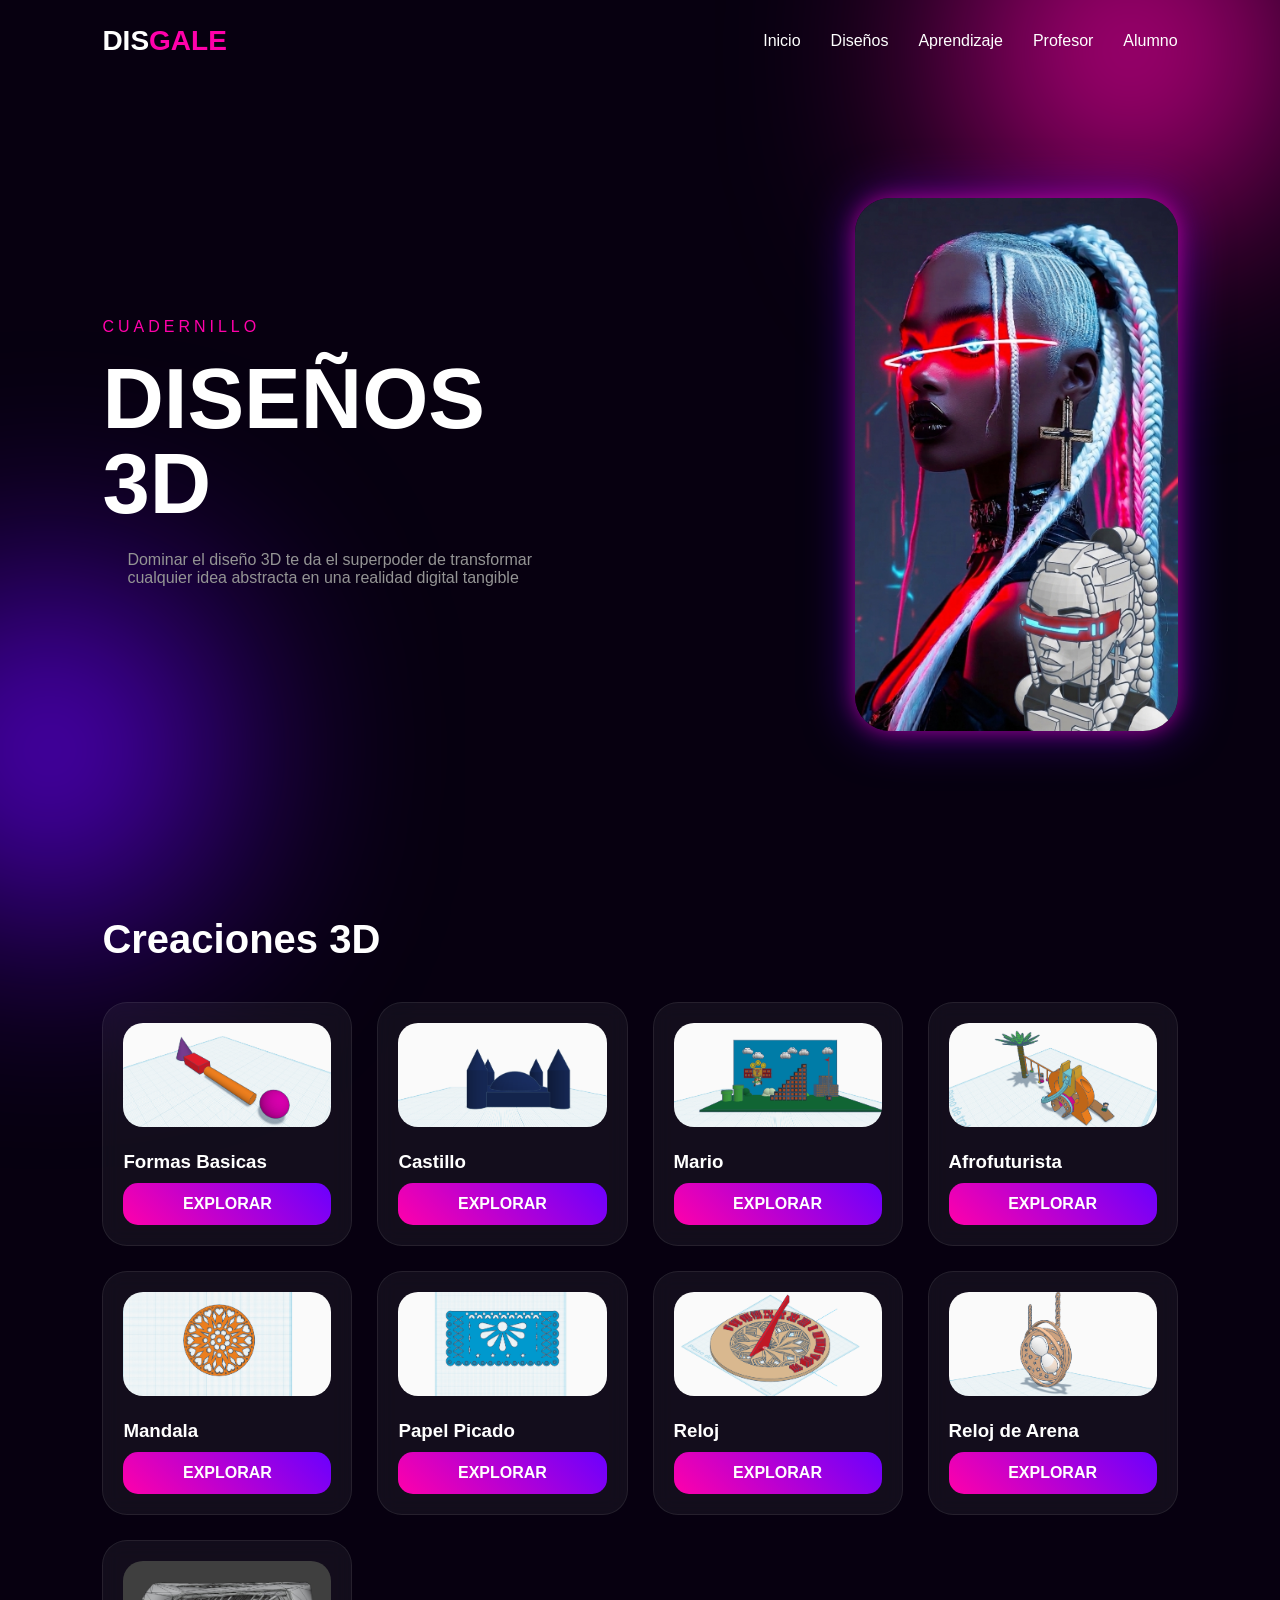
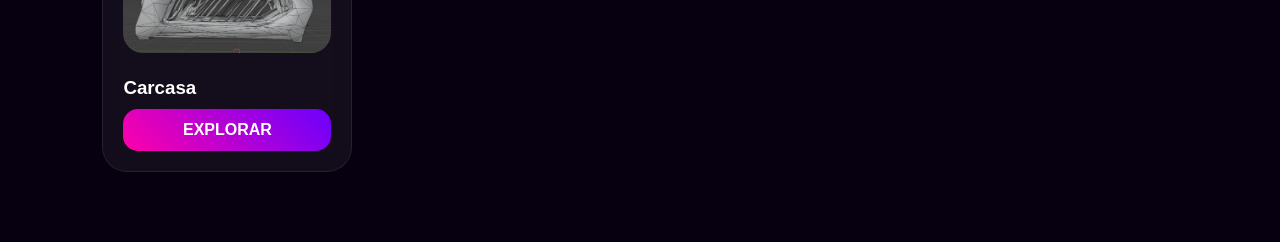
<file: propia/index.html>
<!DOCTYPE html>
<html>
    <head>
        <title>MI DISGALE</title>
        <link rel="stylesheet" href="style.css">
    </head>
    <body>
        <div class="efectos efecto1"></div>
        <div class="efectos efecto2"></div>
        <header>
            <div class="titulo">
                DIS<span>GALE</span>
            </div>
            <nav>
                <a href="#">Inicio</a>
                <a href="index.html#diseños">Diseños</a>
                <a href="aprendizaje.html">Aprendizaje</a>
                <a href="profesor.html">Profesor</a>
                <a href="alumno.html">Alumno</a>
            </nav>
        </header>
        <section class="portada">
            <div class="portada-contenido">
                <p class="cuad">CUADERNILLO</p>
                <h1>
                    DISEÑOS <br>
                         3D
                </h1>
                <P class="descrip">
                    Dominar el diseño 3D te da el superpoder de 
                    transformar cualquier idea abstracta en una 
                    realidad digital tangible
                </P>
                

            </div>
            <div class="imagen-portada">
                <img src="girl-portada.png" alt="girl">

            </div>
        </section>

         <section class="diseños" id="diseños">
                <div class="titulo-diseños">
                    <h2>Creaciones 3D</h2>
                </div>
                <div class="proyectos">
                    <div class="proyecto">
                        <img src=formasbasicas-portada.png alt="formasbasicas">
                        <h3>Formas Basicas</h3>
                        <a href="formasbasicas.html" class="btn-explorar">
                            EXPLORAR
                        </a>
                    </div>
                    <div class="proyecto">
                        <img src=castillo.png alt="castillo">
                        <h3>Castillo</h3>
                        <a href="castillo.html" class="btn-explorar">
                            EXPLORAR
                        </a>
                    </div>
                    <div class="proyecto">
                        <img src=mario.png alt="mario">
                        <h3>Mario</h3>
                         <a href="mario.html" class="btn-explorar">
                            EXPLORAR
                        </a>
                    </div>
                    <div class="proyecto">
                        <img src=afrofuturista.png alt="afrofuturista">
                        <h3>Afrofuturista</h3>
                        <a href="afrofuturista.html" class="btn-explorar">
                            EXPLORAR
                        </a>
                    </div>
                    <div class="proyecto">
                        <img src=mandala.png alt="mandala">
                        <h3>Mandala</h3>
                        <a href="mandala.html" class="btn-explorar">
                            EXPLORAR
                        </a>
                    </div>
                    <div class="proyecto">
                        <img src=papel-picado.png alt="papel-picado">
                        <h3>Papel Picado</h3>
                        <a href="papel.html" class="btn-explorar">
                            EXPLORAR
                        </a>
                    </div>
                    <div class="proyecto">
                        <img src=reloj.png alt="reloj">
                        <h3>Reloj</h3>
                        <a href="reloj.html" class="btn-explorar">
                            EXPLORAR
                        </a>
                    </div>
                    <div class="proyecto">
                        <img src=reloj-arena.png alt="castillo">
                        <h3>Reloj de Arena</h3>
                        <a href="arena.html" class="btn-explorar">
                            EXPLORAR
                        </a>
                    </div>
                    <div class="proyecto">
                        <img src=proycto1.jpg alt="proyecto">
                        <h3>Carcasa</h3>
                        <a href="proyecto.html" class="btn-explorar">
                            EXPLORAR
                        </a>
                    </div>
                </div>
               
            </section>

    </body>
</html>
</file>
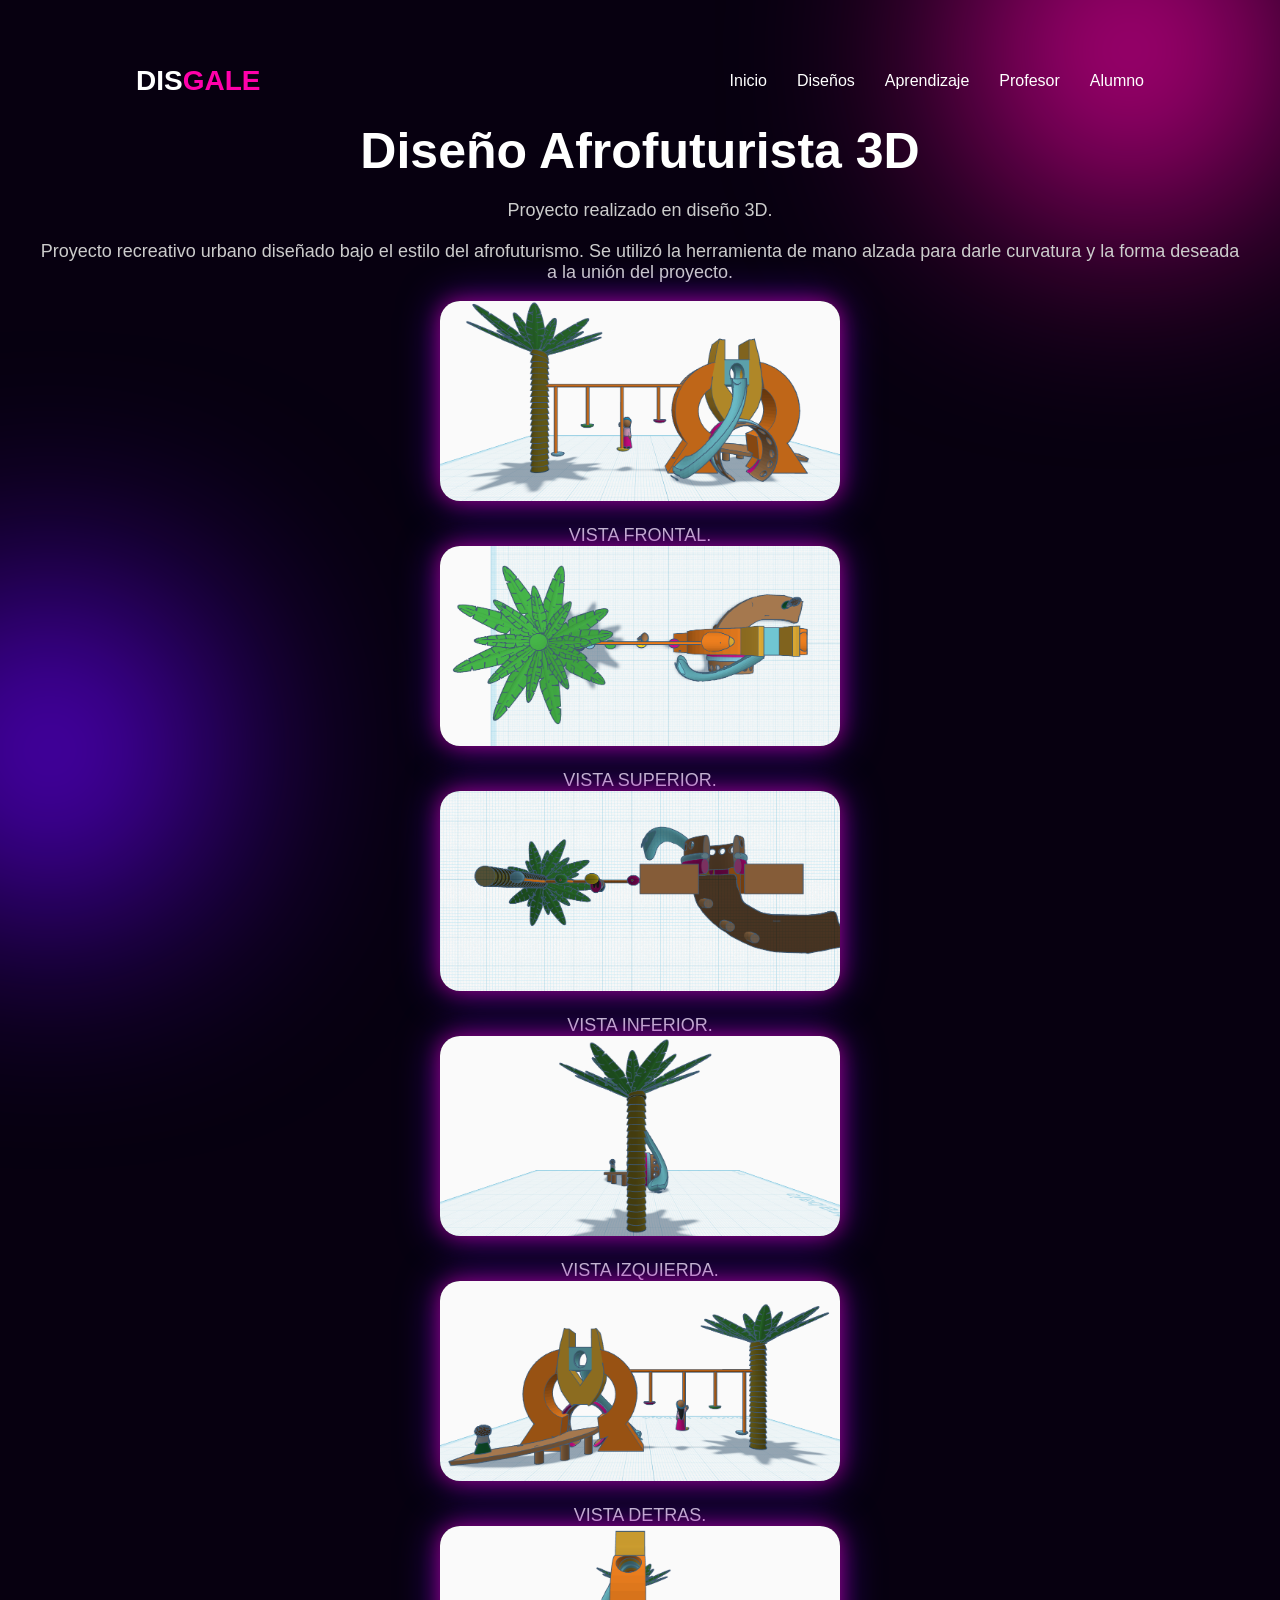
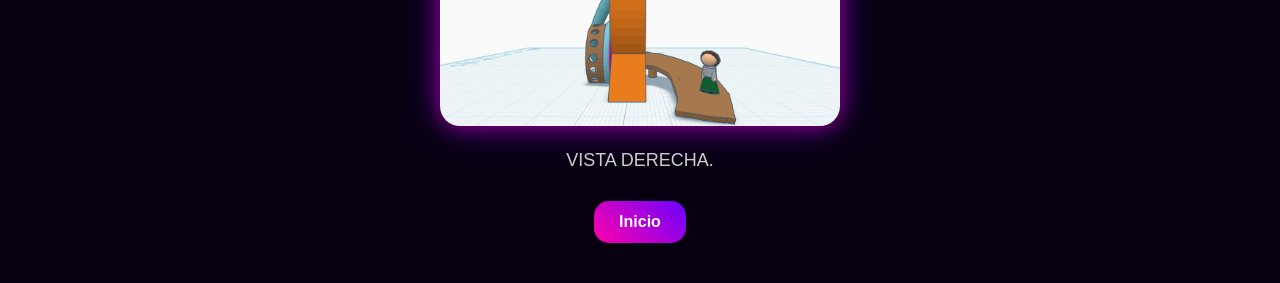
<file: propia/afrofuturista.html>
<!DOCTYPE html>
<html>

<head>
    <meta charset="UTF-8">
    <title>MI DISGALE</title>

    <link rel="stylesheet" href="style.css">
</head>

<body class="pagina-detalle">
     <div class="efectos efecto1"></div>
        <div class="efectos efecto2"></div>
        <header>
            <div class="titulo">
                DIS<span>GALE</span>
            </div>
            <nav>
                <a href="index.html">Inicio</a>
                <a href="index.html#diseños">Diseños</a>
                <a href="aprendizaje.html">Aprendizaje</a>
                <a href="profesor.html">Profesor</a>
                <a href="alumno.html">Alumno</a>
            </nav>
        </header>

    <h1>Diseño Afrofuturista 3D</h1>
    <p class="texto-detalle">
        Proyecto realizado en diseño 3D.
    </p>
     <p class="texto-detalle">
       Proyecto recreativo urbano diseñado bajo el estilo del afrofuturismo. 
       Se utilizó la herramienta de mano alzada para darle curvatura y la forma
        deseada a la unión del proyecto.

    </p>
    <br>

    <img src="afrofuturista-frontal.png"
         alt="Afrofuturista"
         class="imagen-detalle">

    <p class="texto-detalle">
        VISTA FRONTAL.
    </p>
    <img src="a-superior.png"
         alt="Afrofuturista"
         class="imagen-detalle">

    <p class="texto-detalle">
        VISTA SUPERIOR.
    </p>
    <img src="a-onferior.png"
         alt="Afrofuturista"
         class="imagen-detalle">

    <p class="texto-detalle">
        VISTA INFERIOR.
    </p>
    <img src="a-izq.png"
         alt="Afrofuturista"
         class="imagen-detalle">

    <p class="texto-detalle">
        VISTA IZQUIERDA.
    </p>
    <img src="a-detras.png"
         alt="Afrofuturista"
         class="imagen-detalle">

    <p class="texto-detalle">
        VISTA DETRAS.
    </p>
    <img src="a-der.png"
         alt="Afrofuturista"
         class="imagen-detalle">

    <p class="texto-detalle">
        VISTA DERECHA.
    </p>


    <a href="index.html" class="boton-inicio">
        Inicio
    </a>

</body>

</html>
</body>

</html>
</file>
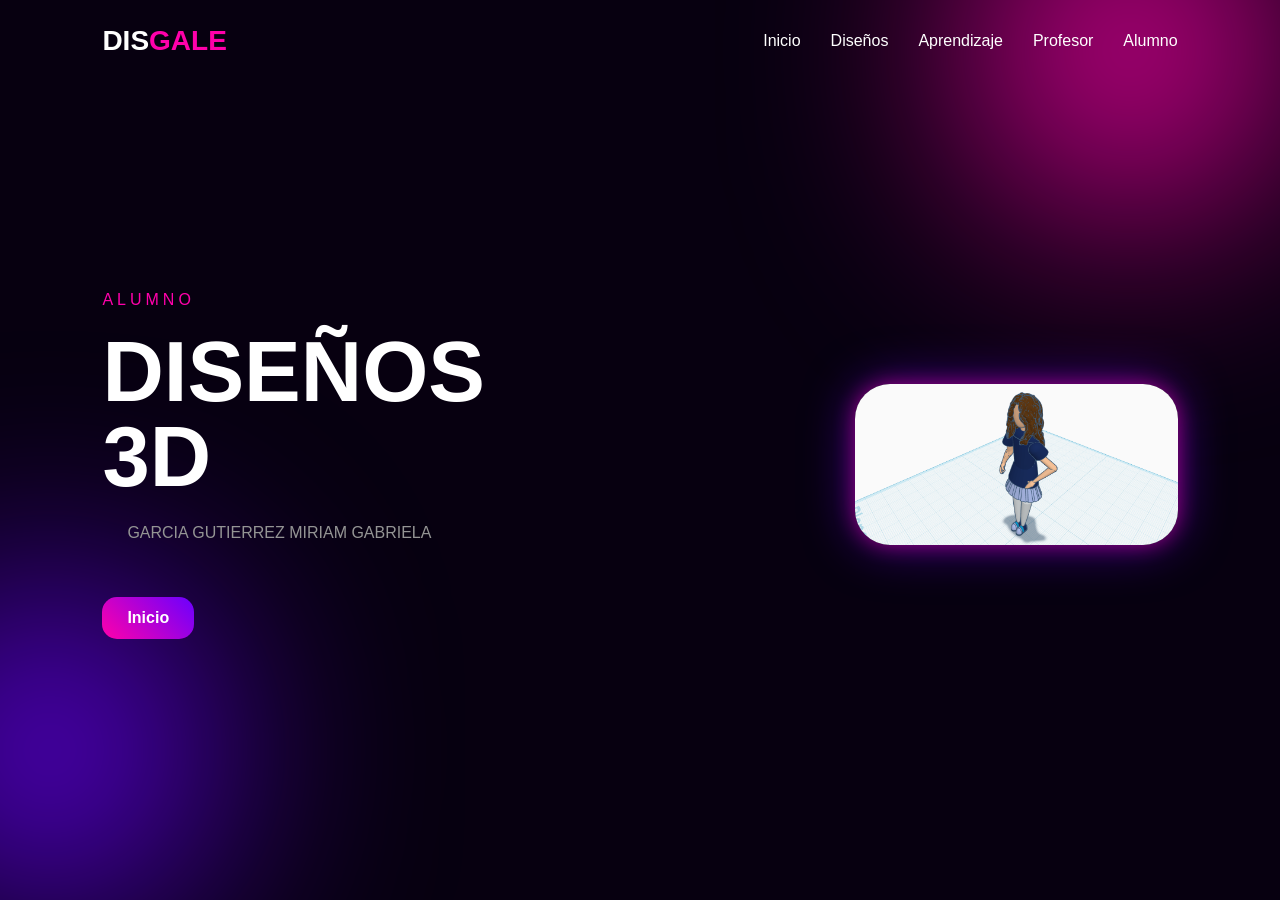
<file: propia/alumno.html>
<!DOCTYPE html>
<html>
    <head>
        <title>MI GALERIA DIS</title>
        <link rel="stylesheet" href="style.css">
    </head>
    <body>
        <div class="efectos efecto1"></div>
        <div class="efectos efecto2"></div>
        <header>
            <div class="titulo">
                DIS<span>GALE</span>
            </div>
            <nav>
                <a href="index.html">Inicio</a>
                <a href="index.html#diseños">Diseños</a>
                <a href="aprendizaje.html">Aprendizaje</a>
                <a href="profesor.html">Profesor</a>
                <a href="alumno.html">Alumno</a>
            </nav>
        </header>
        <section class="portada">
            <div class="portada-contenido">
                <p class="cuad">ALUMNO </p>
                <h1>
                    DISEÑOS <br>
                         3D
                </h1>
                <P class="descrip">
                    GARCIA GUTIERREZ MIRIAM GABRIELA 
                </P>
               
                <a href="index.html" class="boton-inicio">
                Inicio
                </a>
                

            </div>
            <div class="imagen-portada">
                <img src="alumna.png" alt="aprendizaje">

            </div>
        </section>

    </body>
</html>
</file>
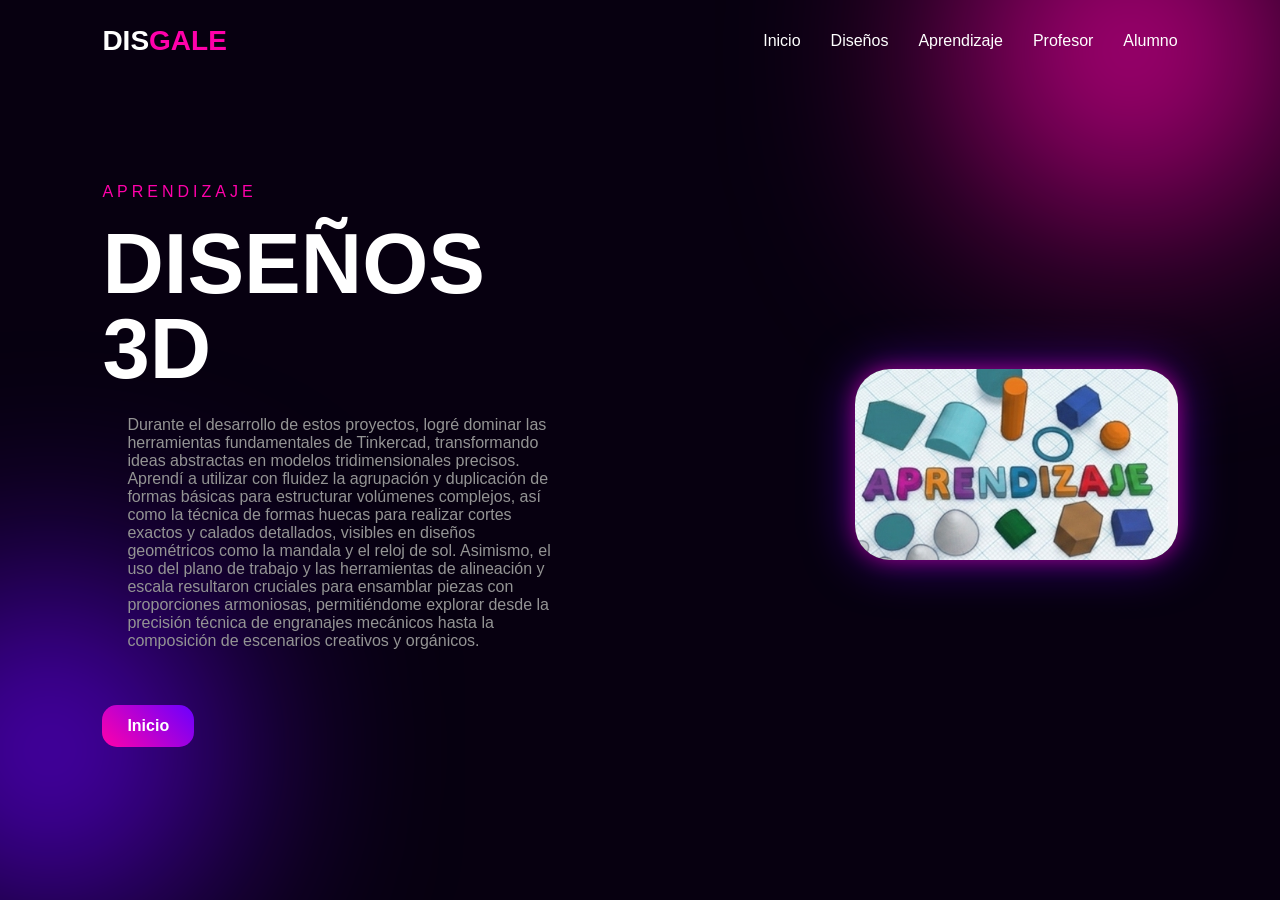
<file: propia/aprendizaje.html>
<!DOCTYPE html>
<html>
    <head>
        <title>aprendizaje</title>
        <link rel="stylesheet" href="style.css">
    </head>
    <body>
        <div class="efectos efecto1"></div>
        <div class="efectos efecto2"></div>
        <header>
            <div class="titulo">
                DIS<span>GALE</span>
            </div>
            <nav>
                <a href="index.html">Inicio</a>
                <a href="index.html#diseños">Diseños</a>
                <a href="aprendizaje.html">Aprendizaje</a>
                <a href="profesor.html">Profesor</a>
                <a href="alumno.html">Alumno</a>
            </nav>
        </header>
        <section class="portada">
            <div class="portada-contenido">
                <p class="cuad">APRENDIZAJE</p>
                <h1>
                    DISEÑOS <br>
                         3D
                </h1>
                <P class="descrip">
                    Durante el desarrollo de estos proyectos, logré dominar
                     las herramientas fundamentales de Tinkercad, transformando
                      ideas abstractas en modelos tridimensionales precisos. 
                      Aprendí a utilizar con fluidez la agrupación y duplicación
                       de formas básicas para estructurar volúmenes complejos, así 
                       como la técnica de formas huecas para realizar cortes exactos
                        y calados detallados, visibles en diseños geométricos como la
                         mandala y el reloj de sol. Asimismo, el uso del plano de trabajo 
                         y las herramientas de alineación y escala resultaron cruciales
                          para ensamblar piezas con proporciones armoniosas, permitiéndome
                           explorar desde la precisión técnica de engranajes mecánicos hasta
                            la composición de escenarios creativos y orgánicos.
                </P>
                 <a href="index.html" class="boton-inicio">
                Inicio
                </a>

            </div>
            <div class="imagen-portada">
                <img src="apren.png" alt="aprendizaje">

            </div>
        </section>

    </body>
</html>
</file>
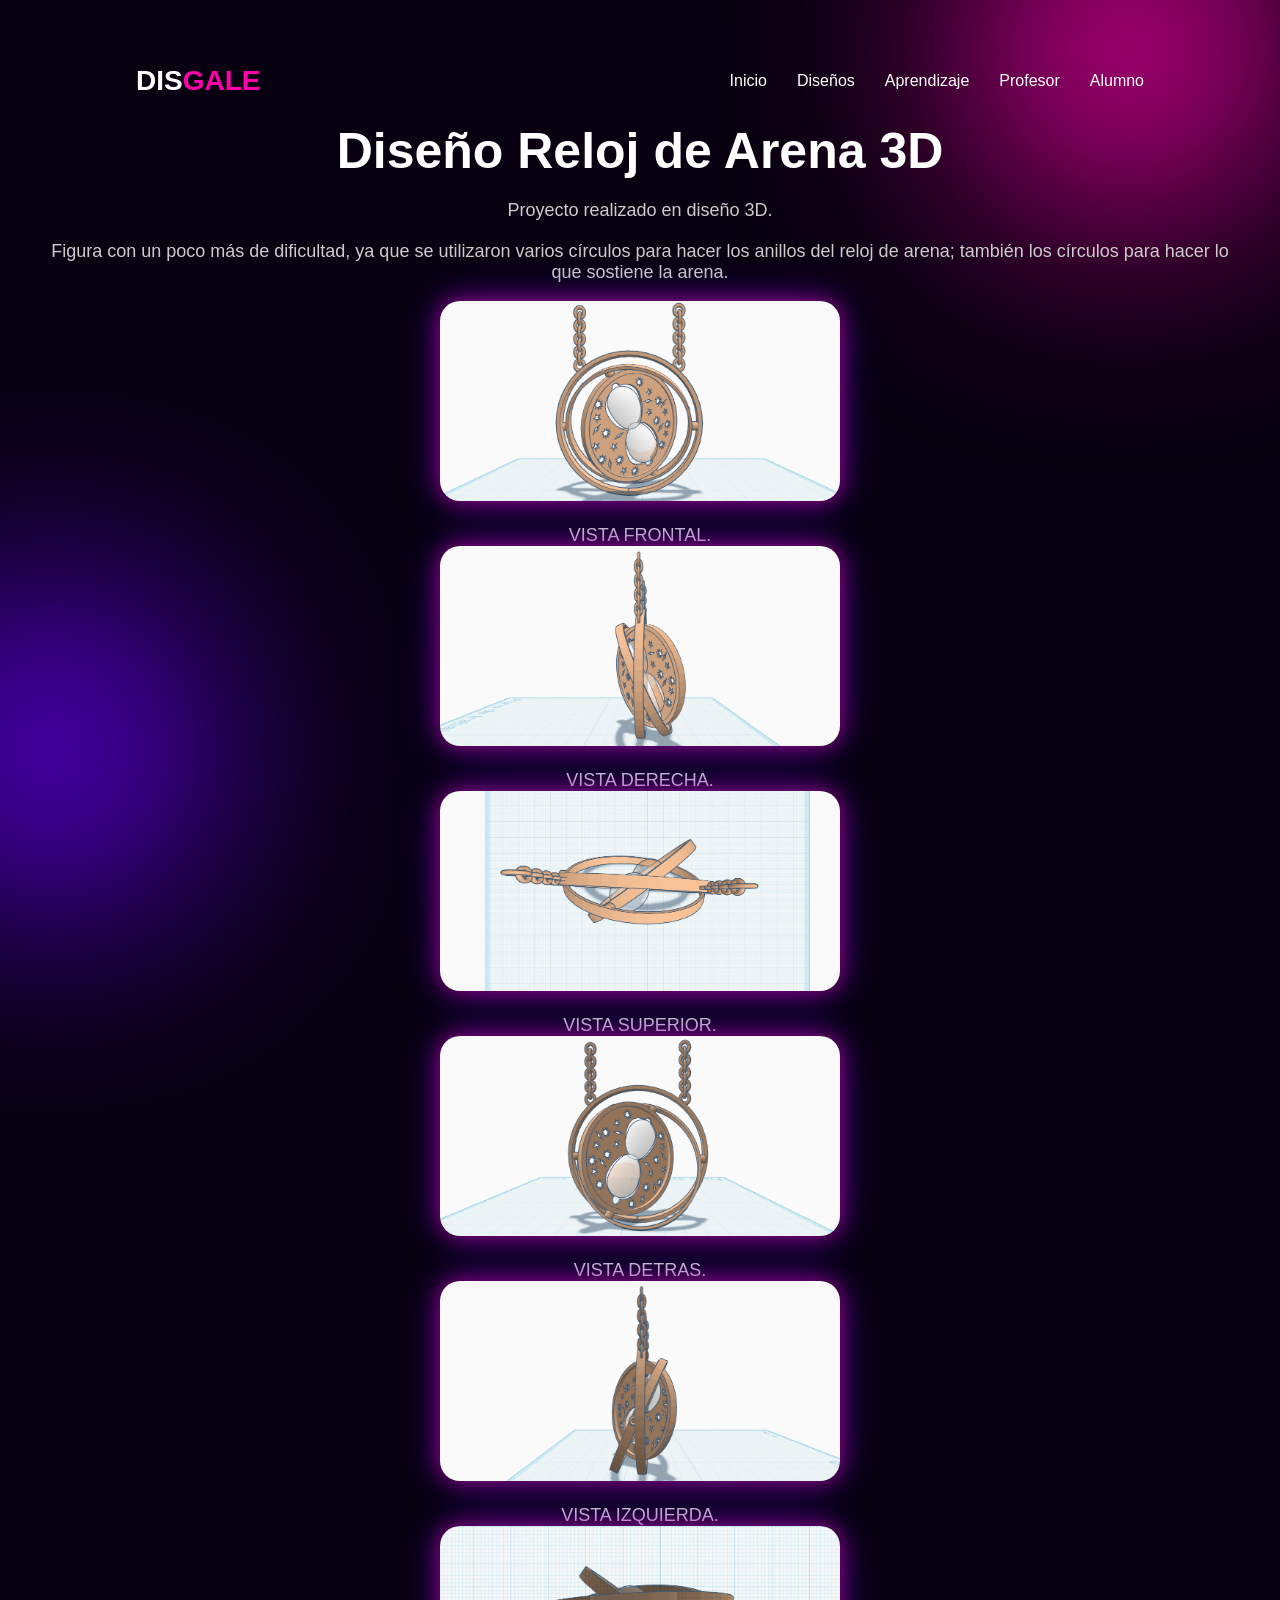
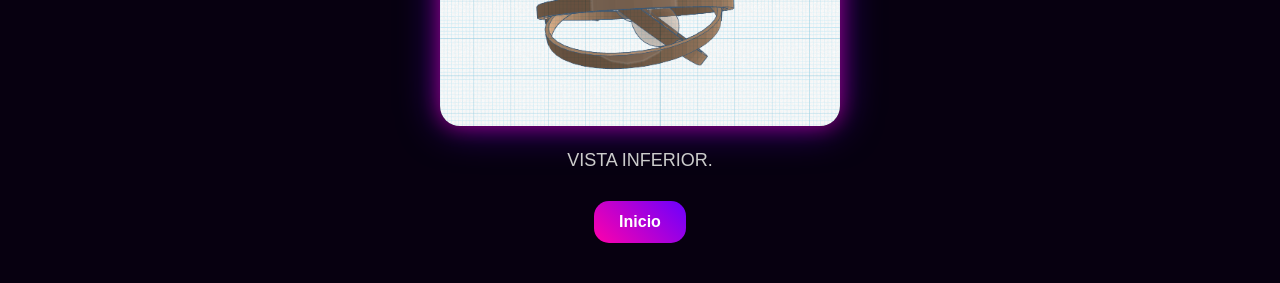
<file: propia/arena.html>
<!DOCTYPE html>
<html>

<head>
    <meta charset="UTF-8">
    <title>MI DISGALE</title>

    <link rel="stylesheet" href="style.css">
</head>

<body class="pagina-detalle">
     <div class="efectos efecto1"></div>
        <div class="efectos efecto2"></div>
        <header>
            <div class="titulo">
                DIS<span>GALE</span>
            </div>
            <nav>
                <a href="index.html">Inicio</a>
                <a href="index.html#diseños">Diseños</a>
                <a href="aprendizaje.html">Aprendizaje</a>
                <a href="profesor.html">Profesor</a>
                <a href="alumno.html">Alumno</a>
            </nav>
        </header>

    <h1>Diseño Reloj de Arena 3D</h1>
    <p class="texto-detalle">
        Proyecto realizado en diseño 3D.
    </p>
    <p class="texto-detalle">
       Figura con un poco más de dificultad, ya que se 
       utilizaron varios círculos para hacer los anillos del
        reloj de arena; también los círculos para hacer lo que 
        sostiene la arena. 
        
    </p>
    <br>
    <img src="arena-fron.png"
         alt="arenafrontal"
         class="imagen-detalle">

    <p class="texto-detalle">
        VISTA FRONTAL.
    </p>
    <img src="arena-der.png"
         alt="arenaderecha"
         class="imagen-detalle">

    <p class="texto-detalle">
        VISTA DERECHA.
    </p>
    <img src="arena-sup.png"
         alt="arena superior"
         class="imagen-detalle">

    <p class="texto-detalle">
        VISTA SUPERIOR.
    </p>
    <img src="arena-det.png"
         alt="arenadetras"
         class="imagen-detalle">

    <p class="texto-detalle">
        VISTA DETRAS.
    </p>
    <img src="arena-izq.png"
         alt="arenaizquierda"
         class="imagen-detalle">

    <p class="texto-detalle">
        VISTA IZQUIERDA.
    </p>
    <img src="arena-inf.png"
         alt="arenainferior"
         class="imagen-detalle">

    <p class="texto-detalle">
        VISTA INFERIOR.
    </p>


    <a href="index.html" class="boton-inicio">
        Inicio
    </a>

</body>

</html>
</file>
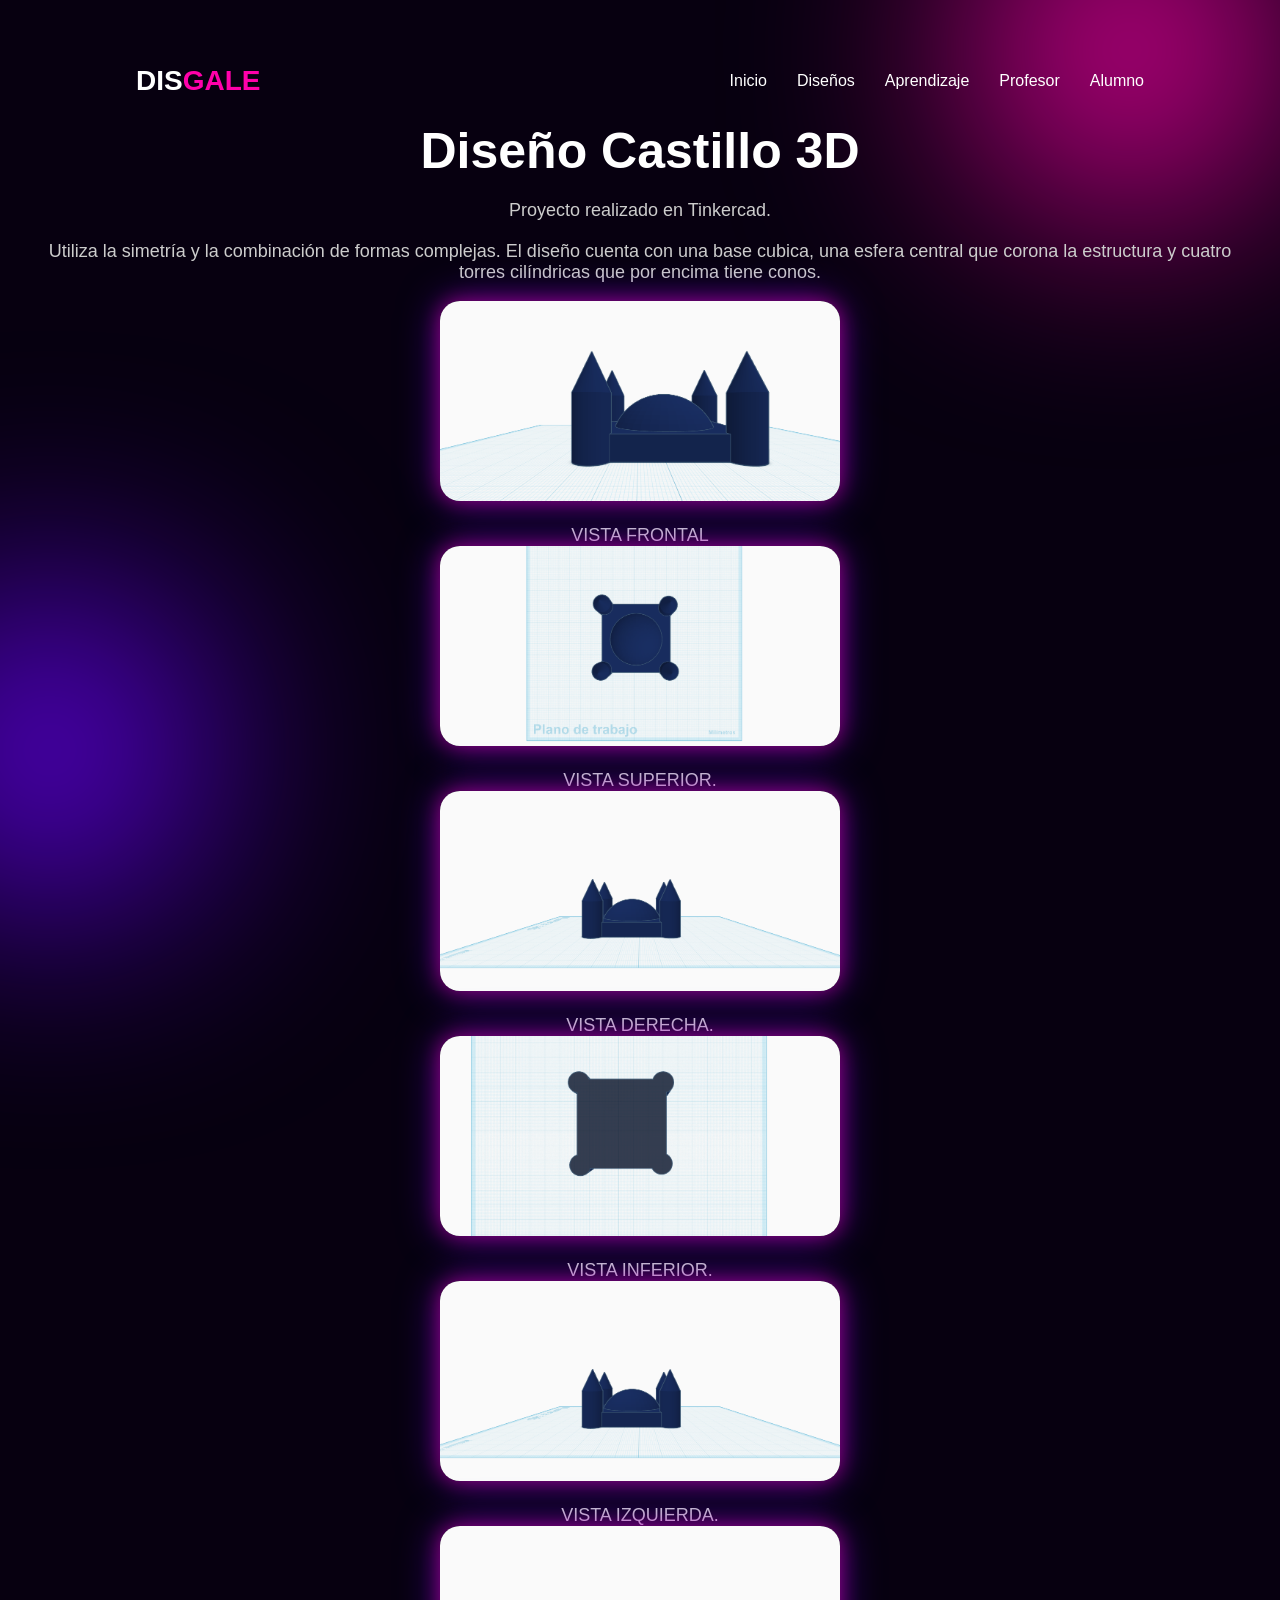
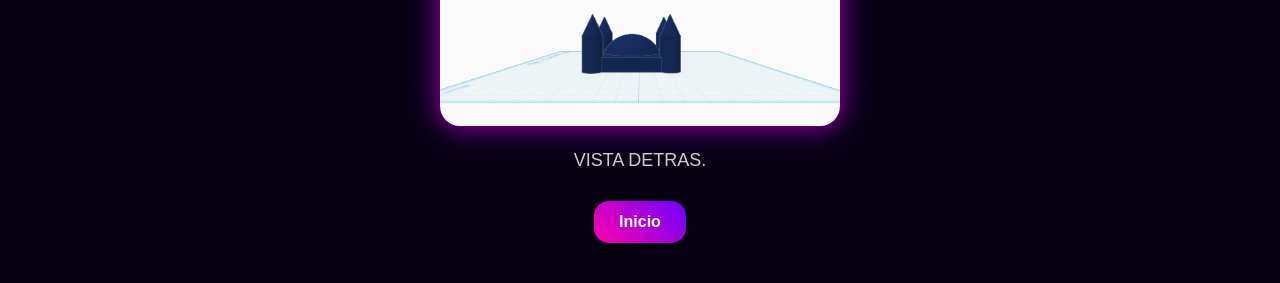
<file: propia/castillo.html>
<!DOCTYPE html>
<html>

<head>
    <meta charset="UTF-8">
    <title>MI DISGALE</title>

    <link rel="stylesheet" href="style.css">
</head>

<body class="pagina-detalle">
     <div class="efectos efecto1"></div>
        <div class="efectos efecto2"></div>
        <header>
            <div class="titulo">
                DIS<span>GALE</span>
            </div>
            <nav>
                <a href="index.html">Inicio</a>
                <a href="index.html#diseños">Diseños</a>
                <a href="aprendizaje.html">Aprendizaje</a>
                <a href="profesor.html">Profesor</a>
                <a href="alumno.html">Alumno</a>
            </nav>
        </header>

    <h1>Diseño Castillo 3D</h1>
    <p class="texto-detalle">
        Proyecto realizado en Tinkercad.       
    </p>
    <p class="texto-detalle">
        Utiliza la simetría y la combinación de formas complejas. 
        El diseño cuenta con una base cubica, una esfera central que corona la estructura
         y cuatro torres cilíndricas que por encima tiene conos. 
    </p>
    <br>
    <img src="castillo.png"
         alt="Castillo"
         class="imagen-detalle">
    <p class="texto-detalle">
       VISTA FRONTAL
    </p>
    <img src="castillo-superior.png"
         alt="Castillo"
         class="imagen-detalle">
    <p class="texto-detalle">
        VISTA SUPERIOR.
    </p>
    <img src="castillo-derecha.png"
         alt="Castillo"
         class="imagen-detalle">
    <p class="texto-detalle">
        VISTA DERECHA.
    </p>
    <img src="castillo-inferior.png"
         alt="Castillo"
         class="imagen-detalle">
    <p class="texto-detalle">
        VISTA INFERIOR.
    </p>
    <img src="castillo-derecha.png"
         alt="Castillo"
         class="imagen-detalle">
    <p class="texto-detalle">
        VISTA IZQUIERDA.
    </p>
    <img src="castillo-derecha.png"
         alt="Castillo"
         class="imagen-detalle">
    <p class="texto-detalle">
        VISTA DETRAS.
    </p>

    <a href="index.html" class="boton-inicio">
        Inicio
    </a>

</body>

</html>
</file>
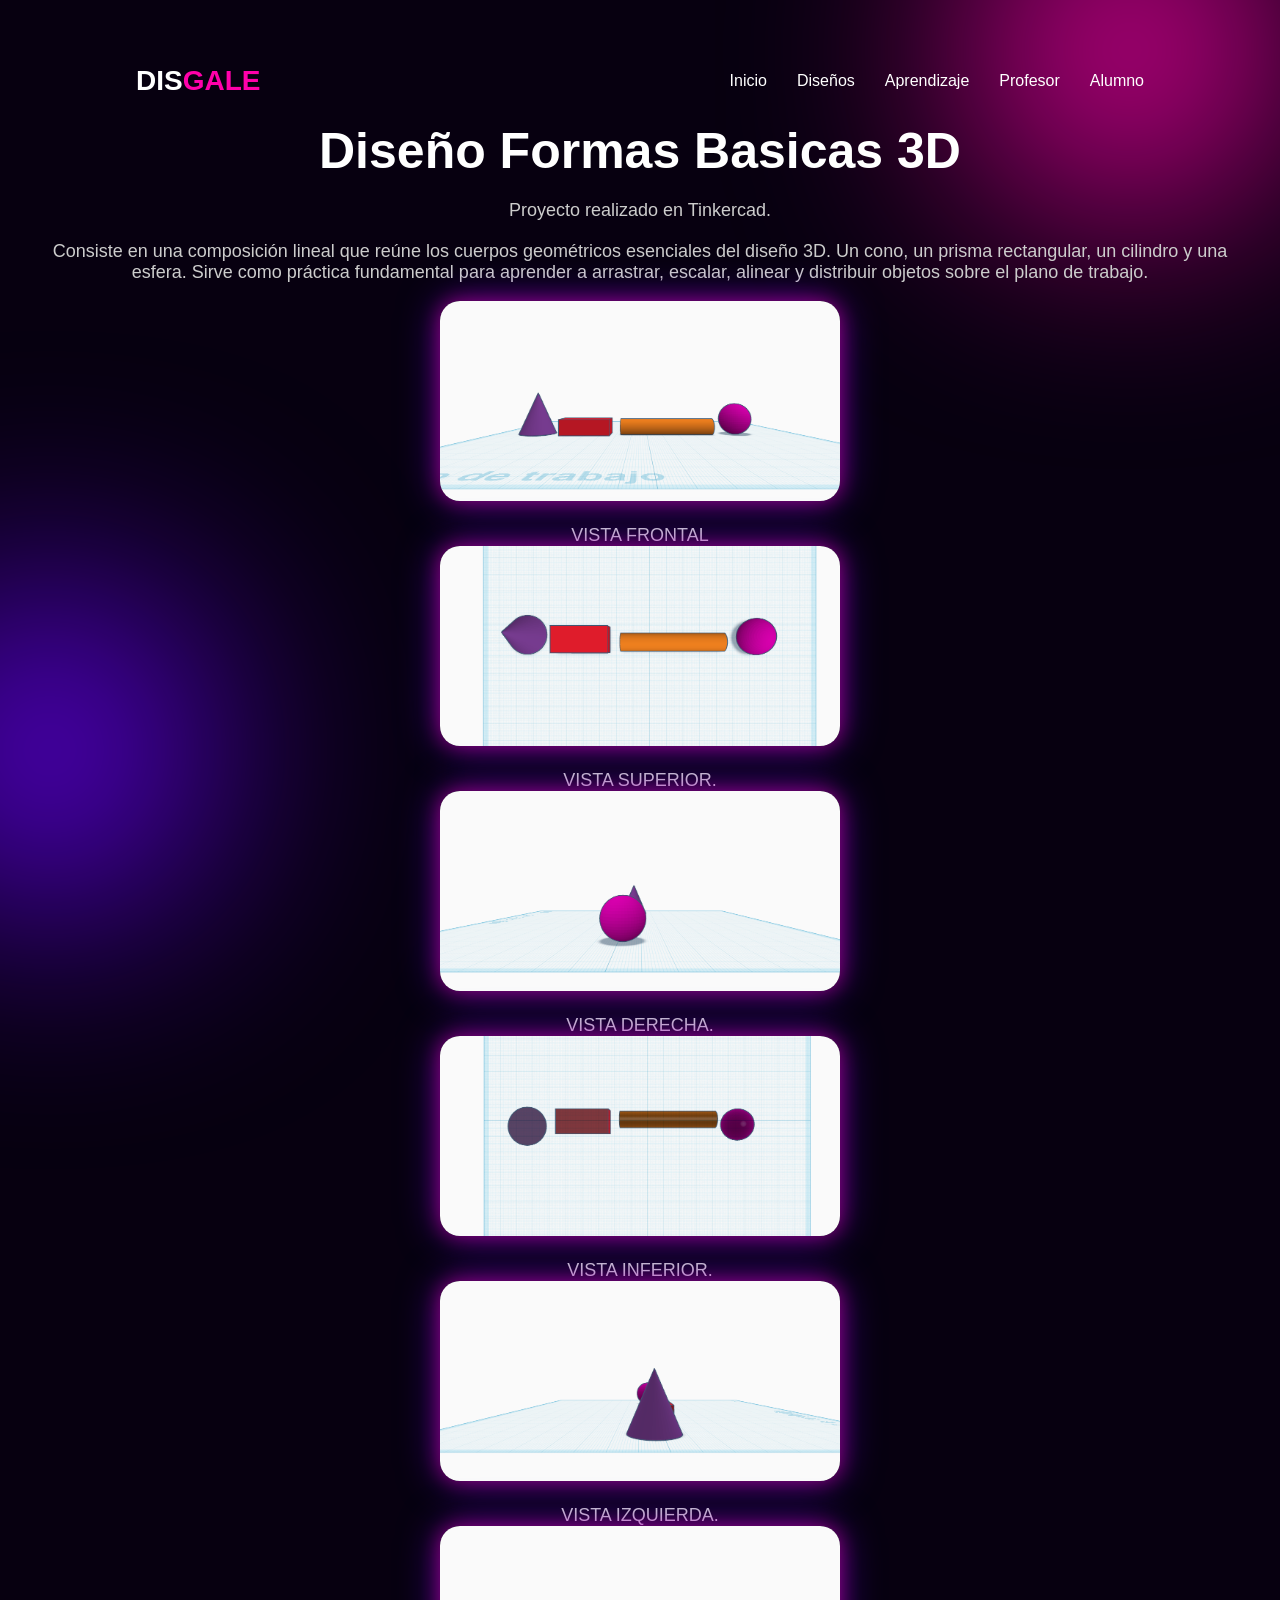
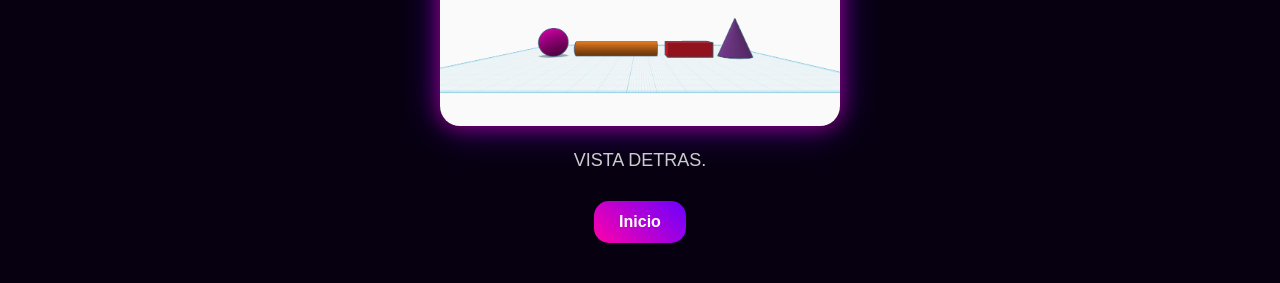
<file: propia/formasbasicas.html>
<!DOCTYPE html>
<html>

<head>
    <meta charset="UTF-8">
    <title>MI DISGALE</title>

    <link rel="stylesheet" href="style.css">
</head>

<body class="pagina-detalle">
     <div class="efectos efecto1"></div>
        <div class="efectos efecto2"></div>
        <header>
            <div class="titulo">
                DIS<span>GALE</span>
            </div>
            <nav>
                <a href="index.html">Inicio</a>
                <a href="index.html#diseños">Diseños</a>
                <a href="aprendizaje.html">Aprendizaje</a>
                <a href="profesor.html">Profesor</a>
                <a href="alumno.html">Alumno</a>
            </nav>
        </header>

    <h1>Diseño Formas Basicas 3D</h1>
    <p class="texto-detalle">
        Proyecto realizado en Tinkercad.       
    </p>
    <p class="texto-detalle">
       Consiste en una composición lineal que reúne los cuerpos geométricos esenciales del diseño 3D. 
       Un cono, un prisma rectangular, un cilindro y una esfera. Sirve como práctica fundamental para 
       aprender a arrastrar, escalar, alinear y distribuir objetos sobre el plano de trabajo.
    </p>
    <br>
    <img src="formas basicas.png"
         alt="formasbasicas"
         class="imagen-detalle">
    <p class="texto-detalle">
       VISTA FRONTAL
    </p>
    <img src="formas basicas-sup.png"
         alt="formasbasicas"
         class="imagen-detalle">
    <p class="texto-detalle">
        VISTA SUPERIOR.
    </p>
    <img src="formas basicas-der.png"
         alt="formasbasicas"
         class="imagen-detalle">
    <p class="texto-detalle">
        VISTA DERECHA.
    </p>
    <img src="formas basicas-inf.png"
         alt="formasbasicas"
         class="imagen-detalle">
    <p class="texto-detalle">
        VISTA INFERIOR.
    </p>
    <img src="formas basicas-izq.png"
         alt="formasbasicas"
         class="imagen-detalle">
    <p class="texto-detalle">
        VISTA IZQUIERDA.
    </p>
    <img src="formas basicas-det.png"
         alt="formasbasicas"
         class="imagen-detalle">
    <p class="texto-detalle">
        VISTA DETRAS.
    </p>

    <a href="index.html" class="boton-inicio">
        Inicio
    </a>

</body>

</html>
</file>
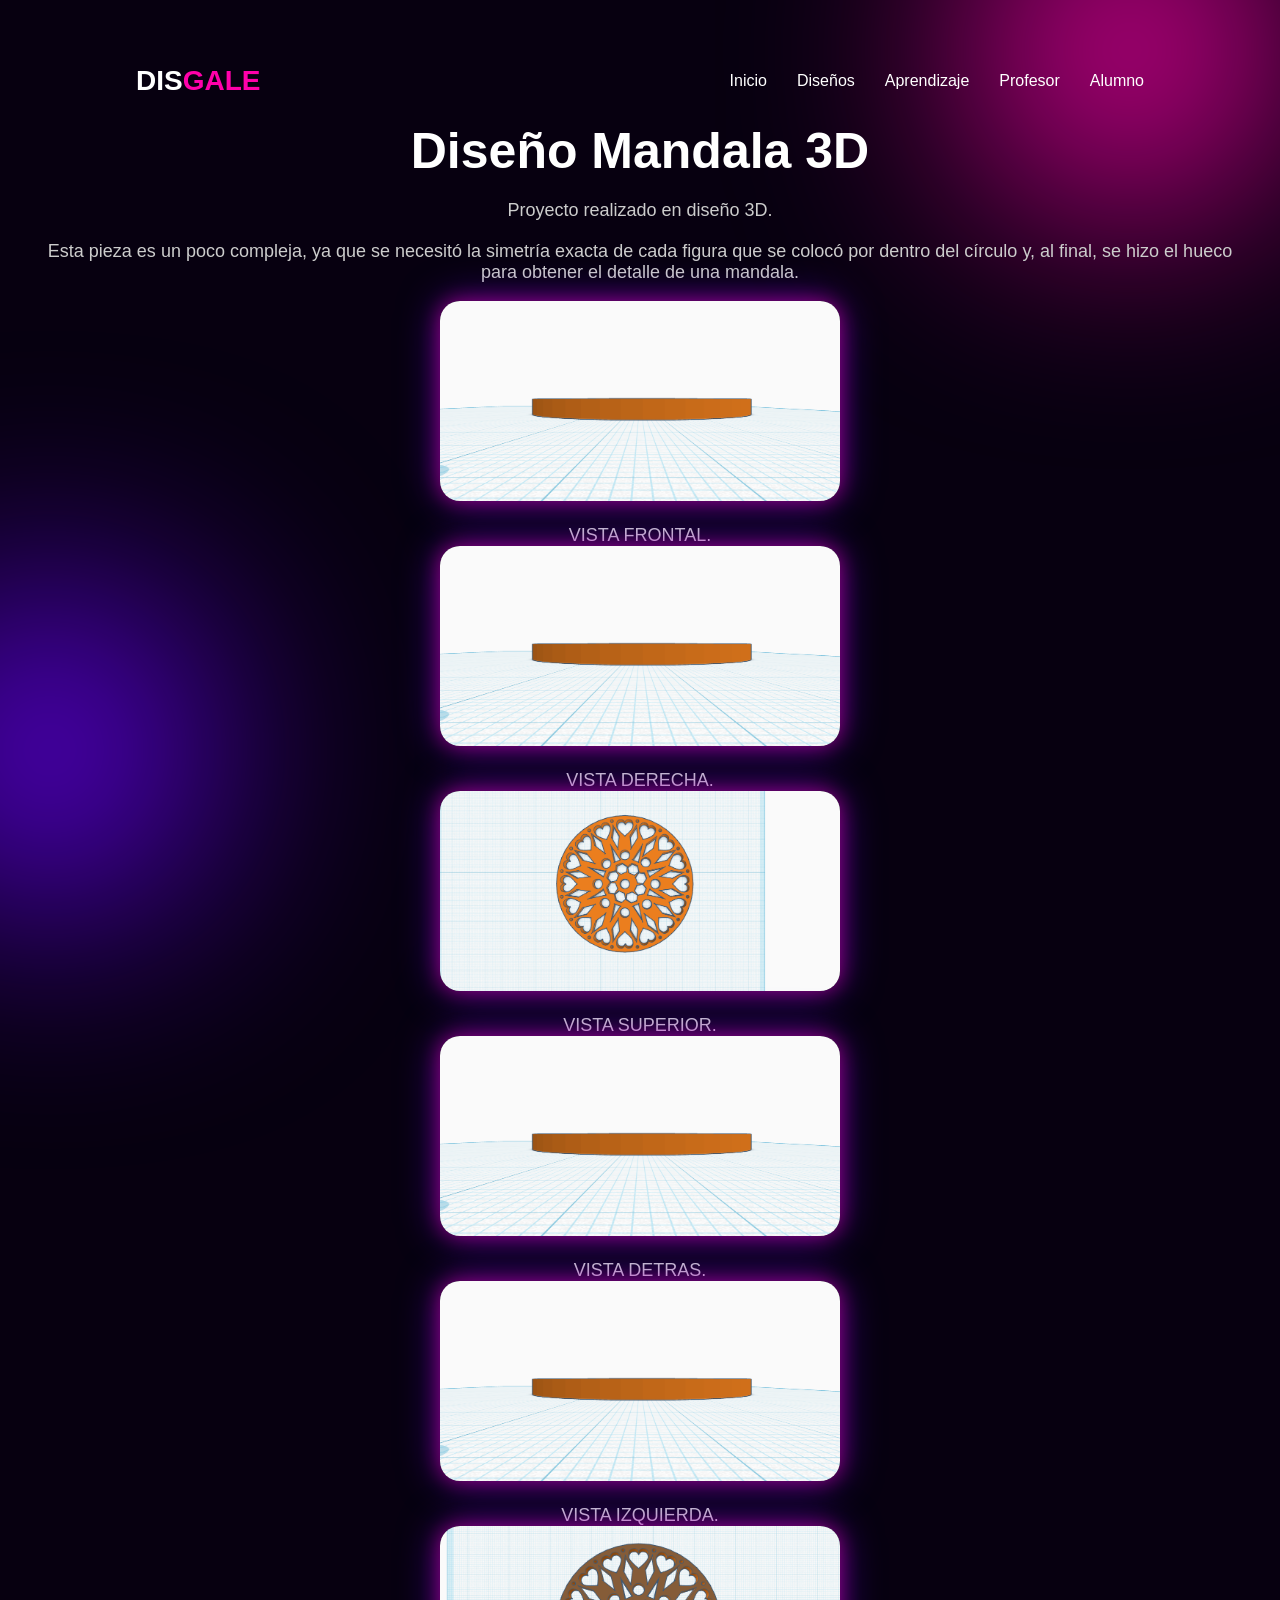
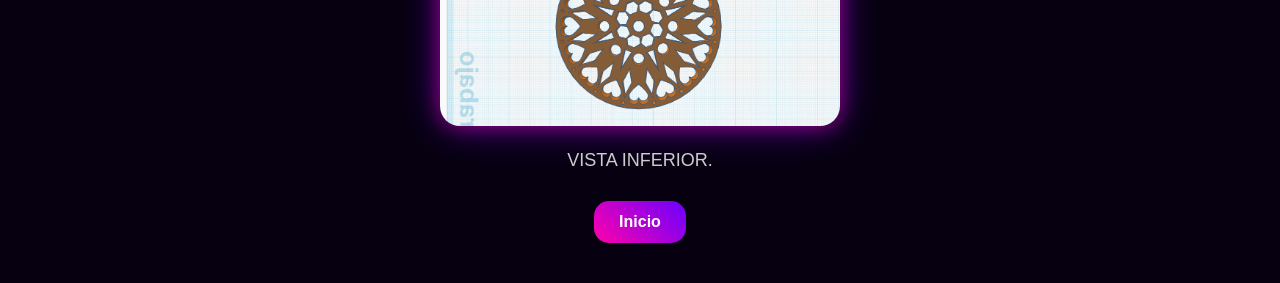
<file: propia/mandala.html>
<!DOCTYPE html>
<html>

<head>
    <meta charset="UTF-8">
    <title>MI DISGALE</title>

    <link rel="stylesheet" href="style.css">
</head>

<body class="pagina-detalle">
     <div class="efectos efecto1"></div>
        <div class="efectos efecto2"></div>
        <header>
            <div class="titulo">
                DIS<span>GALE</span>
            </div>
            <nav>
                <a href="index.html">Inicio</a>
                <a href="index.html#diseños">Diseños</a>
                <a href="aprendizaje.html">Aprendizaje</a>
                <a href="profesor.html">Profesor</a>
                <a href="alumno.html">Alumno</a>
            </nav>
        </header>

    <h1>Diseño Mandala 3D</h1>
    <p class="texto-detalle">
        Proyecto realizado en diseño 3D.
    </p>
    <p class="texto-detalle">
       Esta pieza es un poco compleja, ya que se necesitó la simetría 
       exacta de cada figura que se colocó por dentro del círculo y, al
        final, se hizo el hueco para obtener el detalle de una mandala.
    </p>
    <br>
    <img src="m-frontal.png"
         alt="Mandala"
         class="imagen-detalle">

    <p class="texto-detalle">
        VISTA FRONTAL.
    </p>
    <img src="m-frontal.png"
         alt="Mandala"
         class="imagen-detalle">

    <p class="texto-detalle">
        VISTA DERECHA.
    </p>
    <img src="mandala.png"
         alt="Mandala"
         class="imagen-detalle">

    <p class="texto-detalle">
        VISTA SUPERIOR.
    </p>
    <img src="m-frontal.png"
         alt="Mandala"
         class="imagen-detalle">

    <p class="texto-detalle">
        VISTA DETRAS.
    </p>
    <img src="m-frontal.png"
         alt="Mandala"
         class="imagen-detalle">

    <p class="texto-detalle">
        VISTA IZQUIERDA.
    </p>
    <img src="M-INFERIOR.png"
         alt="Mandala"
         class="imagen-detalle">

    <p class="texto-detalle">
        VISTA INFERIOR.
    </p>

    <a href="index.html" class="boton-inicio">
        Inicio
    </a>

</body>

</html>
</file>
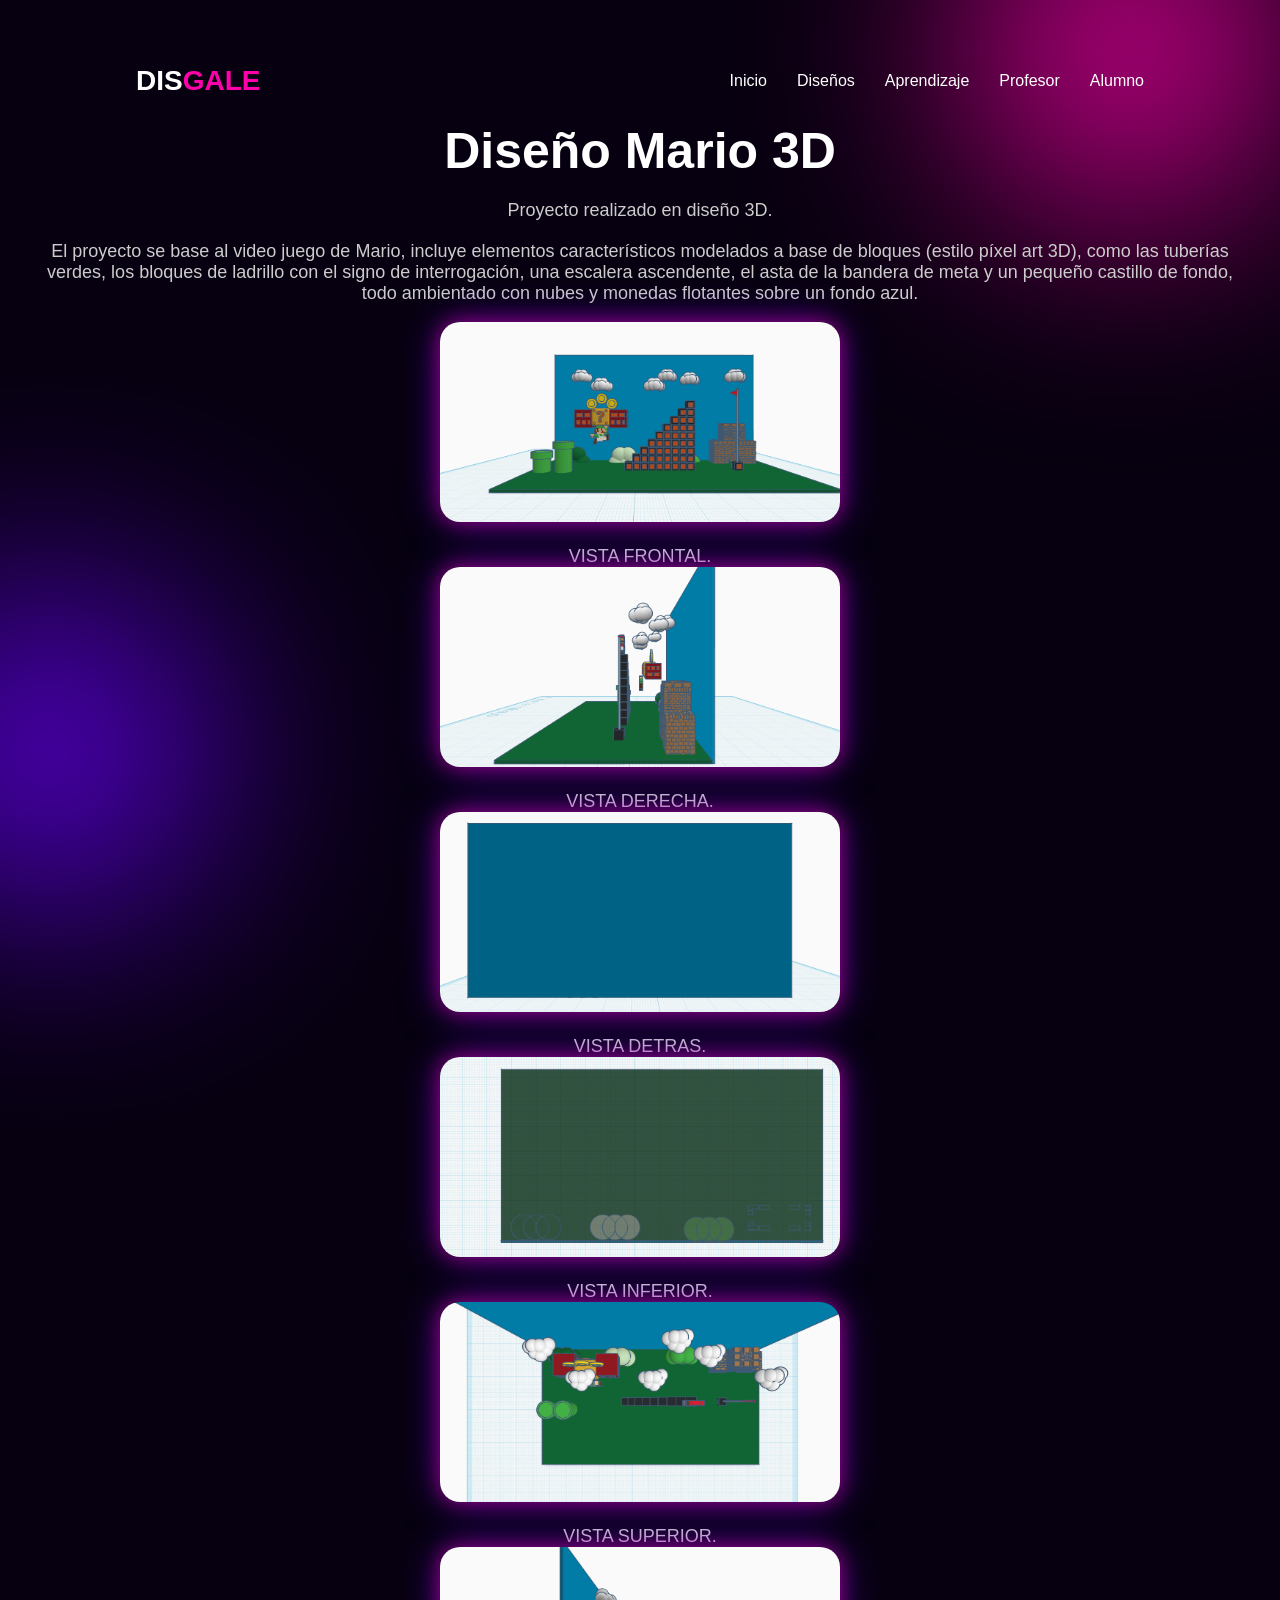
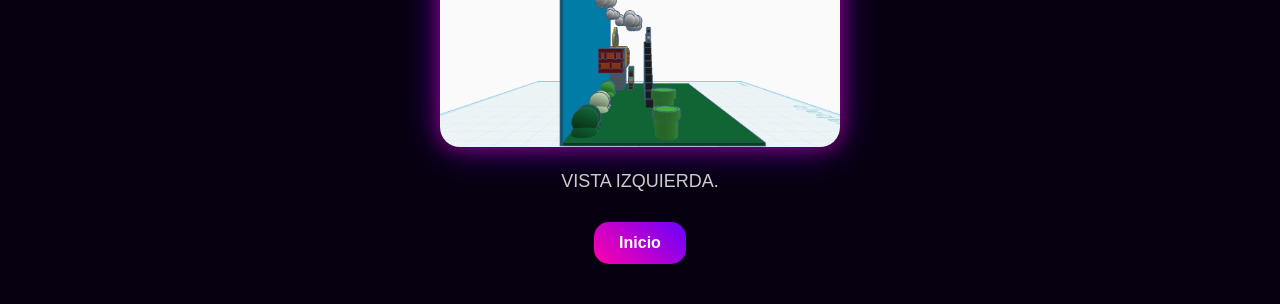
<file: propia/mario.html>
<!DOCTYPE html>
<html>

<head>
    <meta charset="UTF-8">
    <title>MI DISGALE</title>

    <link rel="stylesheet" href="style.css">
</head>

<body class="pagina-detalle">
     <div class="efectos efecto1"></div>
        <div class="efectos efecto2"></div>
        <header>
            <div class="titulo">
                DIS<span>GALE</span>
            </div>
            <nav>
                <a href="index.html">Inicio</a>
                <a href="index.html#diseños">Diseños</a>
                <a href="aprendizaje.html">Aprendizaje</a>
                <a href="profesor.html">Profesor</a>
                <a href="alumno.html">Alumno</a>
            </nav>
        </header>

    <h1>Diseño Mario 3D</h1>
    <p class="texto-detalle">
        Proyecto realizado en diseño 3D.
    </p>
    <p class="texto-detalle">
        El proyecto se base al video juego de Mario, incluye elementos 
        característicos modelados a base de bloques (estilo píxel art 3D), 
        como las tuberías verdes, los bloques de ladrillo con el signo de interrogación, 
        una escalera ascendente, el asta de la bandera de meta y un pequeño castillo de fondo,
         todo ambientado con nubes y monedas flotantes sobre un fondo azul.
    </p>
    <br>
    <img src="mario.png"
         alt="Mario"
         class="imagen-detalle">

    <p class="texto-detalle">
        VISTA FRONTAL.
    </p>
    <img src="mario-derehca.png"
         alt="Mario"
         class="imagen-detalle">

    <p class="texto-detalle">
        VISTA DERECHA.
    </p>
    <img src="mario-dettras.png"
         alt="Mario"
         class="imagen-detalle">

    <p class="texto-detalle">
        VISTA DETRAS.
    </p>

    <img src="mario-inferior.png"
         alt="Mario"
         class="imagen-detalle">

    <p class="texto-detalle">
        VISTA INFERIOR.
    </p>

    <img src="mario-superior.png"
         alt="Mario"
         class="imagen-detalle">

    <p class="texto-detalle">
        VISTA SUPERIOR.
    </p>
    <img src="mario-izq.png"
         alt="Mario"
         class="imagen-detalle">

    <p class="texto-detalle">
        VISTA IZQUIERDA.
    </p>
    <a href="index.html" class="boton-inicio">
        Inicio
    </a>

</body>

</html>
</file>
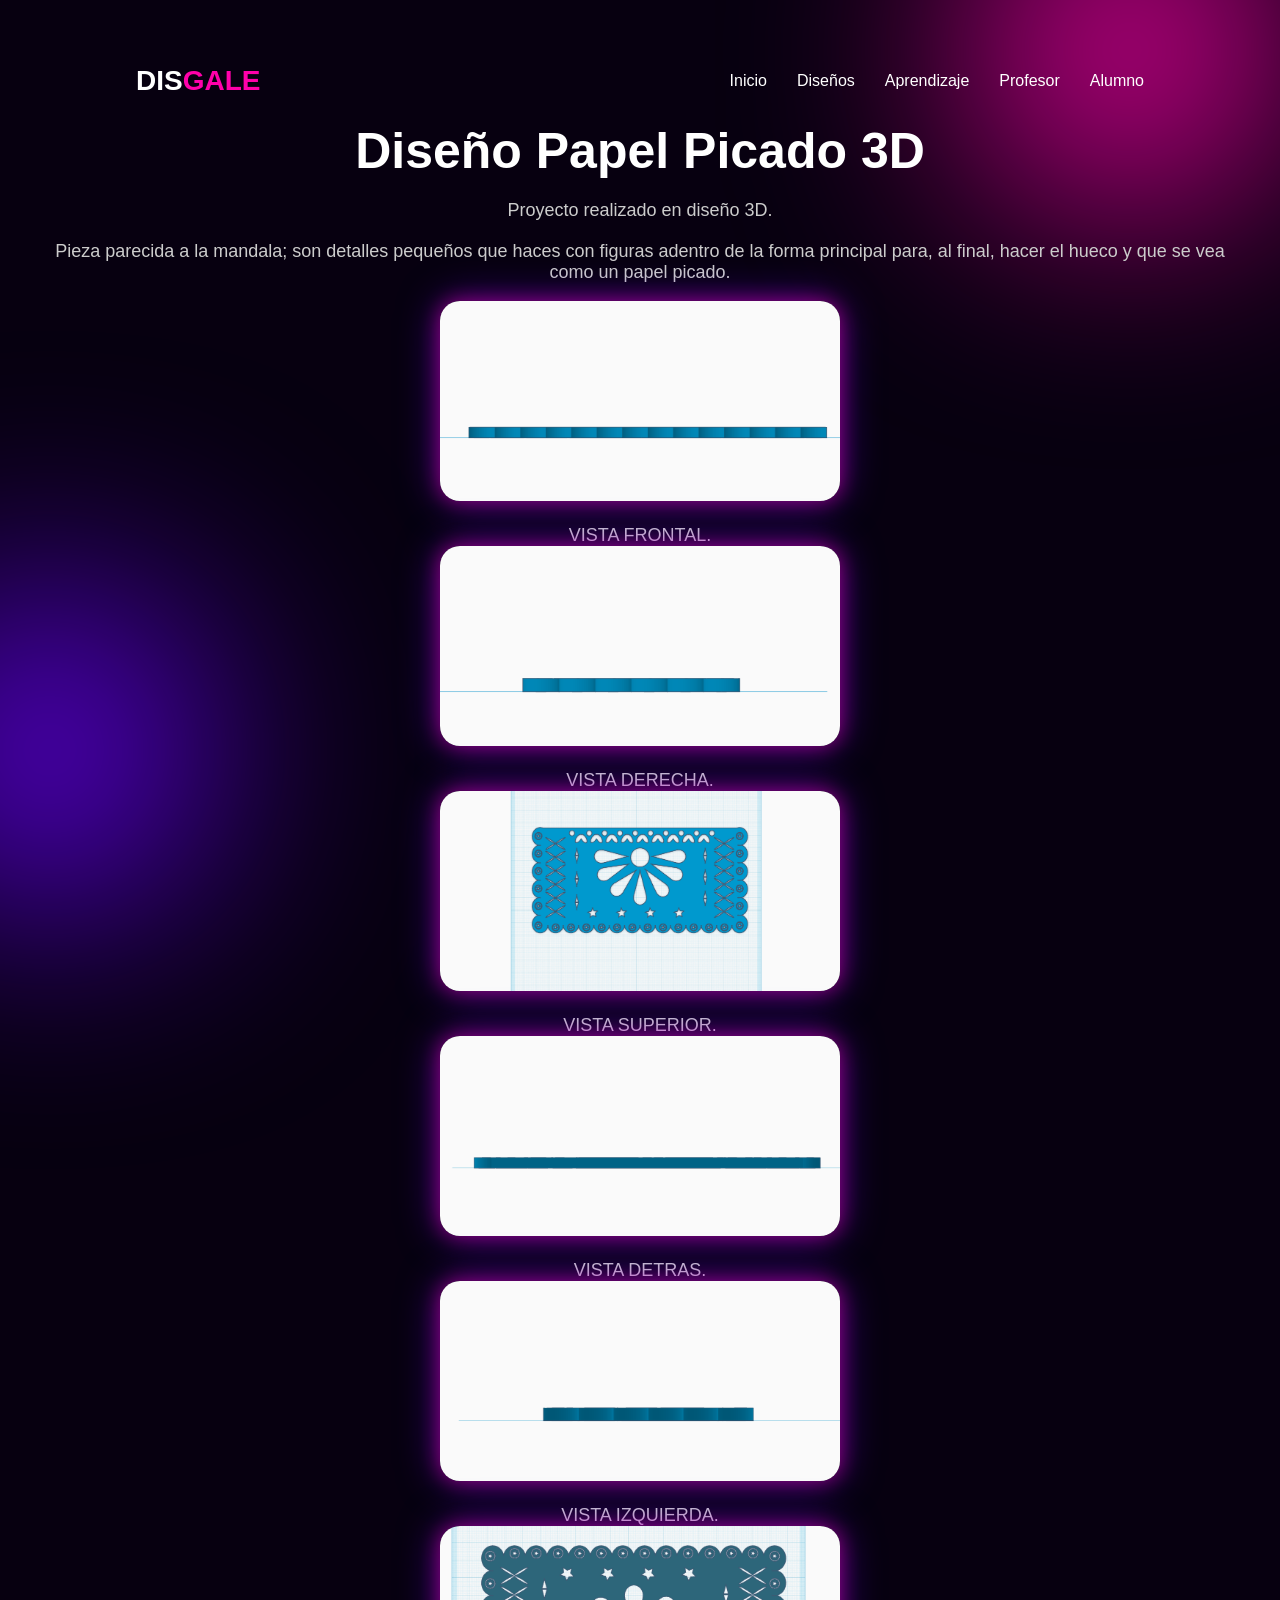
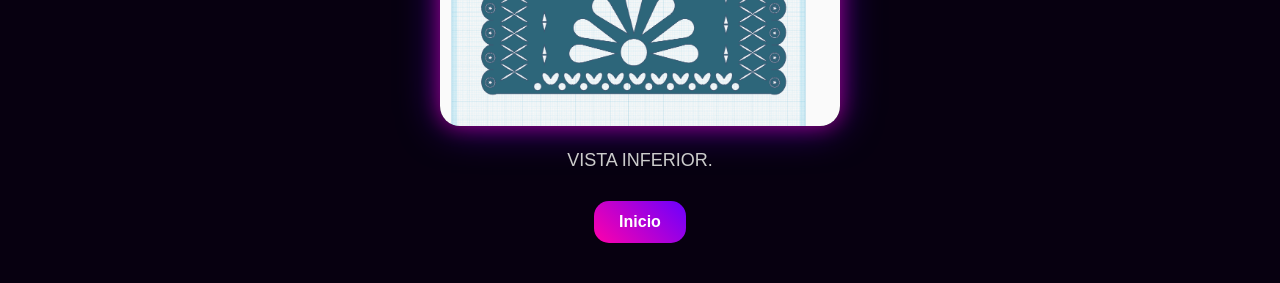
<file: propia/papel.html>
<!DOCTYPE html>
<html>

<head>
    <meta charset="UTF-8">
    <title>MI DISGALE</title>

    <link rel="stylesheet" href="style.css">
</head>

<body class="pagina-detalle">
     <div class="efectos efecto1"></div>
        <div class="efectos efecto2"></div>
        <header>
            <div class="titulo">
                DIS<span>GALE</span>
            </div>
            <nav>
                <a href="index.html">Inicio</a>
                <a href="index.html#diseños">Diseños</a>
                <a href="aprendizaje.html">Aprendizaje</a>
                <a href="profesor.html">Profesor</a>
                <a href="alumno.html">Alumno</a>
            </nav>
        </header>

    <h1>Diseño Papel Picado 3D</h1>
    <p class="texto-detalle">
        Proyecto realizado en diseño 3D.
    </p>
    <p class="texto-detalle">
        Pieza parecida a la mandala; son detalles pequeños 
        que haces con figuras adentro de la forma principal para,
         al final, hacer el hueco y que se vea como un papel picado.
        
    </p>
    <br>
    <img src="papel-picado-FRONTAL.png"
         alt="Mandala"
         class="imagen-detalle">

    <p class="texto-detalle">
        VISTA FRONTAL.
    </p>
    <img src="papel-picado-DERECHA.png"
         alt="Mandala"
         class="imagen-detalle">

    <p class="texto-detalle">
        VISTA DERECHA.
    </p>
    <img src="papel-picado.png"
         alt="Mandala"
         class="imagen-detalle">

    <p class="texto-detalle">
        VISTA SUPERIOR.
    </p>
    <img src="papel-picado-DERAS.png"
         alt="Mandala"
         class="imagen-detalle">

    <p class="texto-detalle">
        VISTA DETRAS.
    </p>
    <img src="papel-picado-IZQ.png"
         alt="Mandala"
         class="imagen-detalle">

    <p class="texto-detalle">
        VISTA IZQUIERDA.
    </p>
    <img src="papel-picado-INFERIOR.png"
         alt="Mandala"
         class="imagen-detalle">

    <p class="texto-detalle">
        VISTA INFERIOR.
    </p>


    <a href="index.html" class="boton-inicio">
        Inicio
    </a>

</body>

</html>
</file>
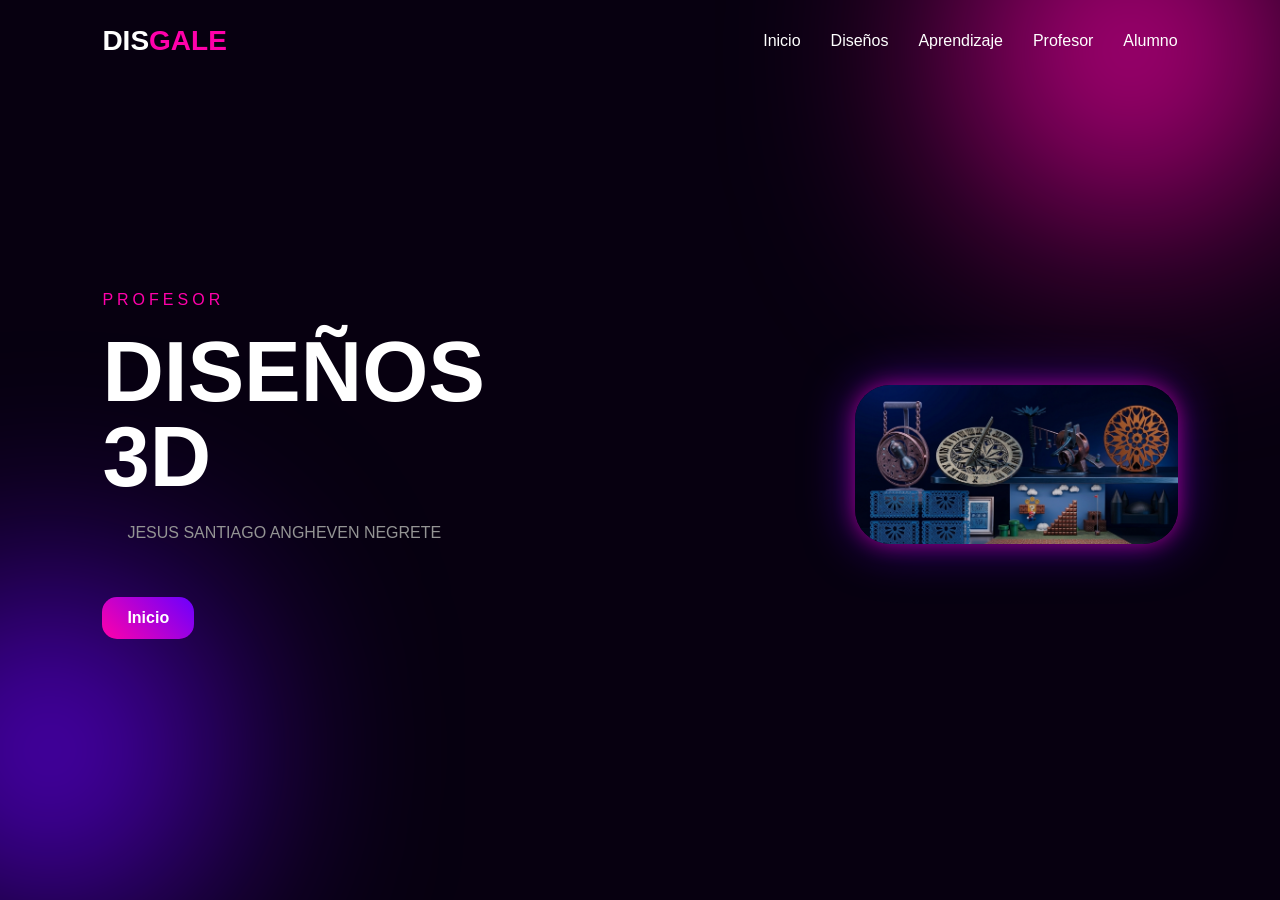
<file: propia/profesor.html>
<!DOCTYPE html>
<html>
    <head>
        <title>Profesor</title>
        <link rel="stylesheet" href="style.css">
    </head>
    <body>
        <div class="efectos efecto1"></div>
        <div class="efectos efecto2"></div>
        <header>
            <div class="titulo">
                DIS<span>GALE</span>
            </div>
            <nav>
                <a href="index.html">Inicio</a>
                <a href="index.html#diseños">Diseños</a>
                <a href="aprendizaje.html">Aprendizaje</a>
                <a href="profesor.html">Profesor</a>
                <a href="alumno.html">Alumno</a>
            </nav>
        </header>
        <section class="portada">
            <div class="portada-contenido">
                <p class="cuad">PROFESOR</p>
                <h1>
                    DISEÑOS <br>
                         3D
                </h1>
                <P class="descrip">
                    JESUS SANTIAGO ANGHEVEN NEGRETE 
                </P>
                 <a href="index.html" class="boton-inicio">
                Inicio
                </a>

            </div>
            <div class="imagen-portada">
                <img src="aprendizaje.png" alt="aprendizaje">

            </div>
        </section>

    </body>
</html>
</file>
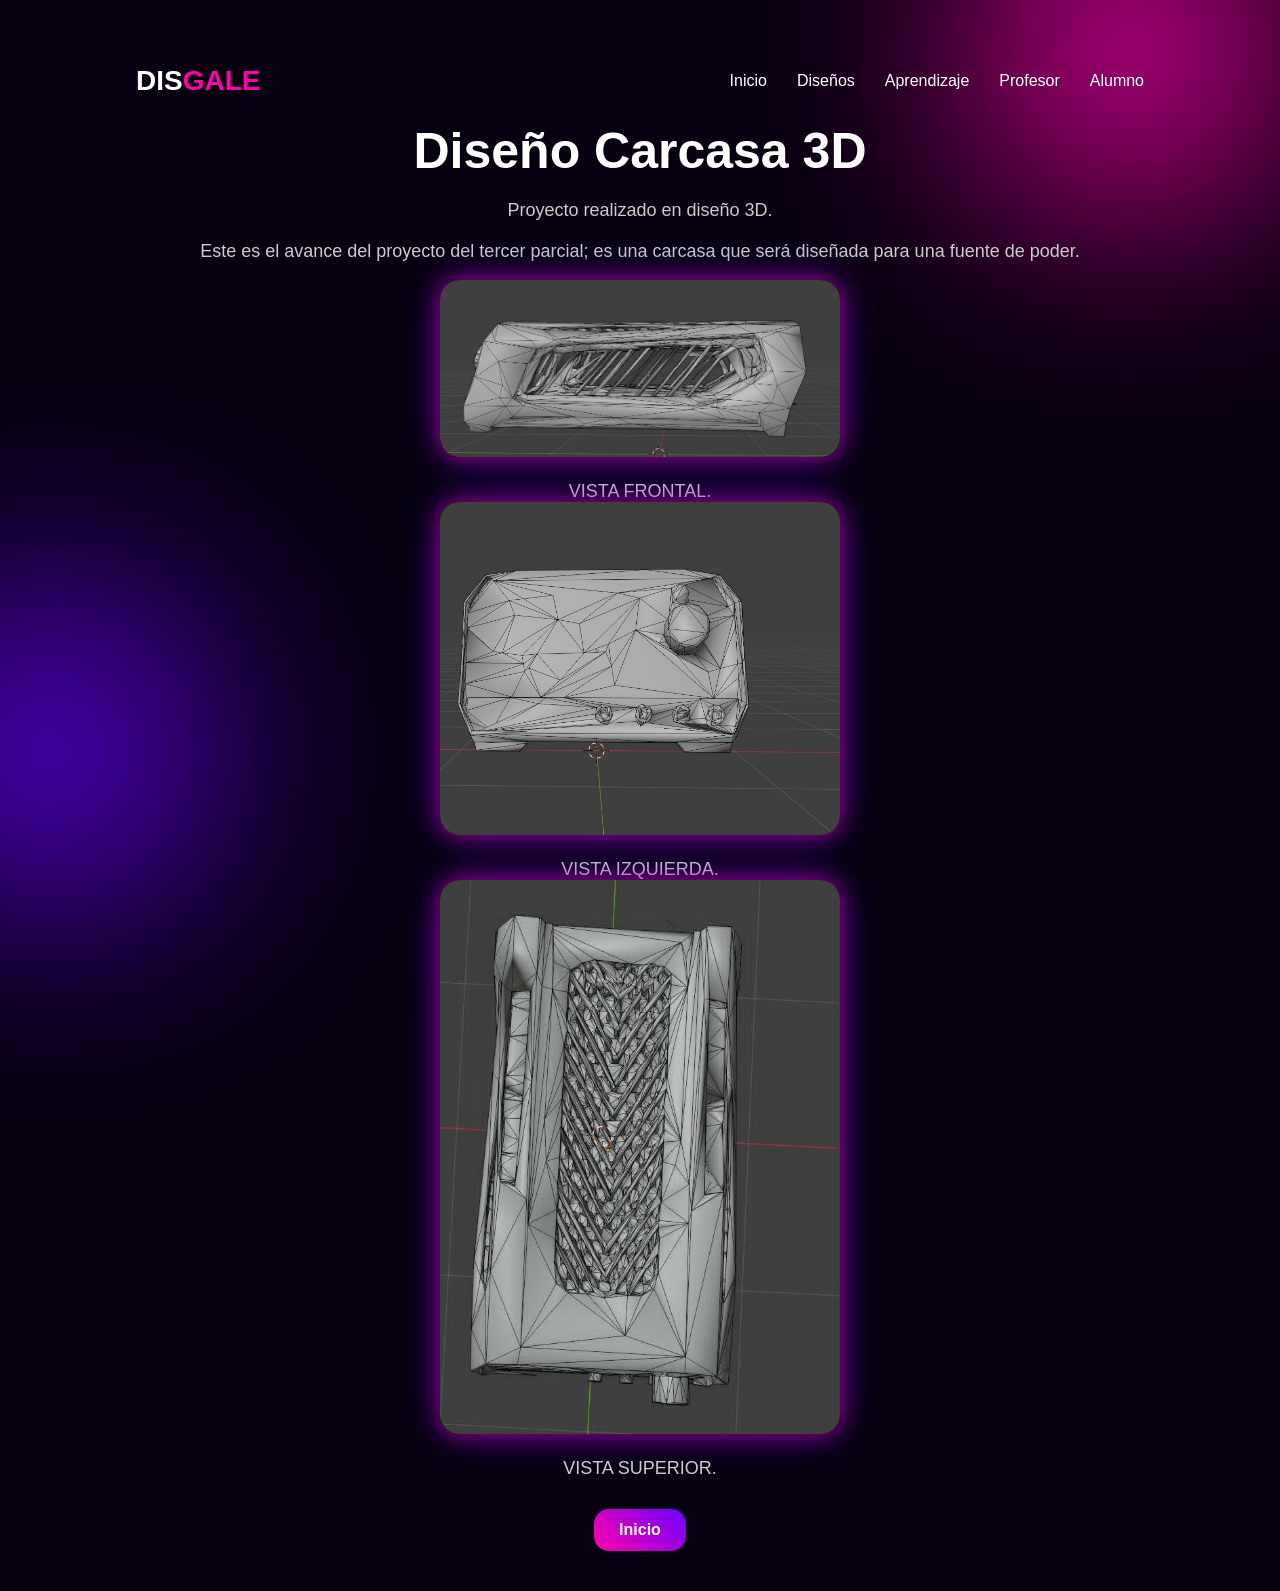
<file: propia/proyecto.html>
<!DOCTYPE html>
<html>

<head>
    <meta charset="UTF-8">
    <title>MI DISGALE</title>

    <link rel="stylesheet" href="style.css">
</head>

<body class="pagina-detalle">
     <div class="efectos efecto1"></div>
        <div class="efectos efecto2"></div>
        <header>
            <div class="titulo">
                DIS<span>GALE</span>
            </div>
            <nav>
                <a href="index.html">Inicio</a>
                <a href="index.html#diseños">Diseños</a>
                <a href="aprendizaje.html">Aprendizaje</a>
                <a href="profesor.html">Profesor</a>
                <a href="alumno.html">Alumno</a>
            </nav>
        </header>

    <h1>Diseño Carcasa 3D</h1>
    <p class="texto-detalle">
        Proyecto realizado en diseño 3D.
    </p>
    <p class="texto-detalle">
        Este es el avance del proyecto del tercer parcial; es una carcasa que será diseñada para una fuente de poder.
    </p>
    <br>
    <img src="proycto1.jpg"
         alt="proyecto"
         class="imagen-detalle">

    <p class="texto-detalle">
        VISTA FRONTAL.
    </p>
    <img src="proyecto2.jpg"
         alt="proyecto"
         class="imagen-detalle">

    <p class="texto-detalle">
        VISTA IZQUIERDA.
    </p>
    <img src="proyecto3.jpg"
         alt="proyecto"
         class="imagen-detalle">

    <p class="texto-detalle">
        VISTA SUPERIOR.
    </p>

   
    <a href="index.html" class="boton-inicio">
        Inicio
    </a>

</body>

</html>
</file>
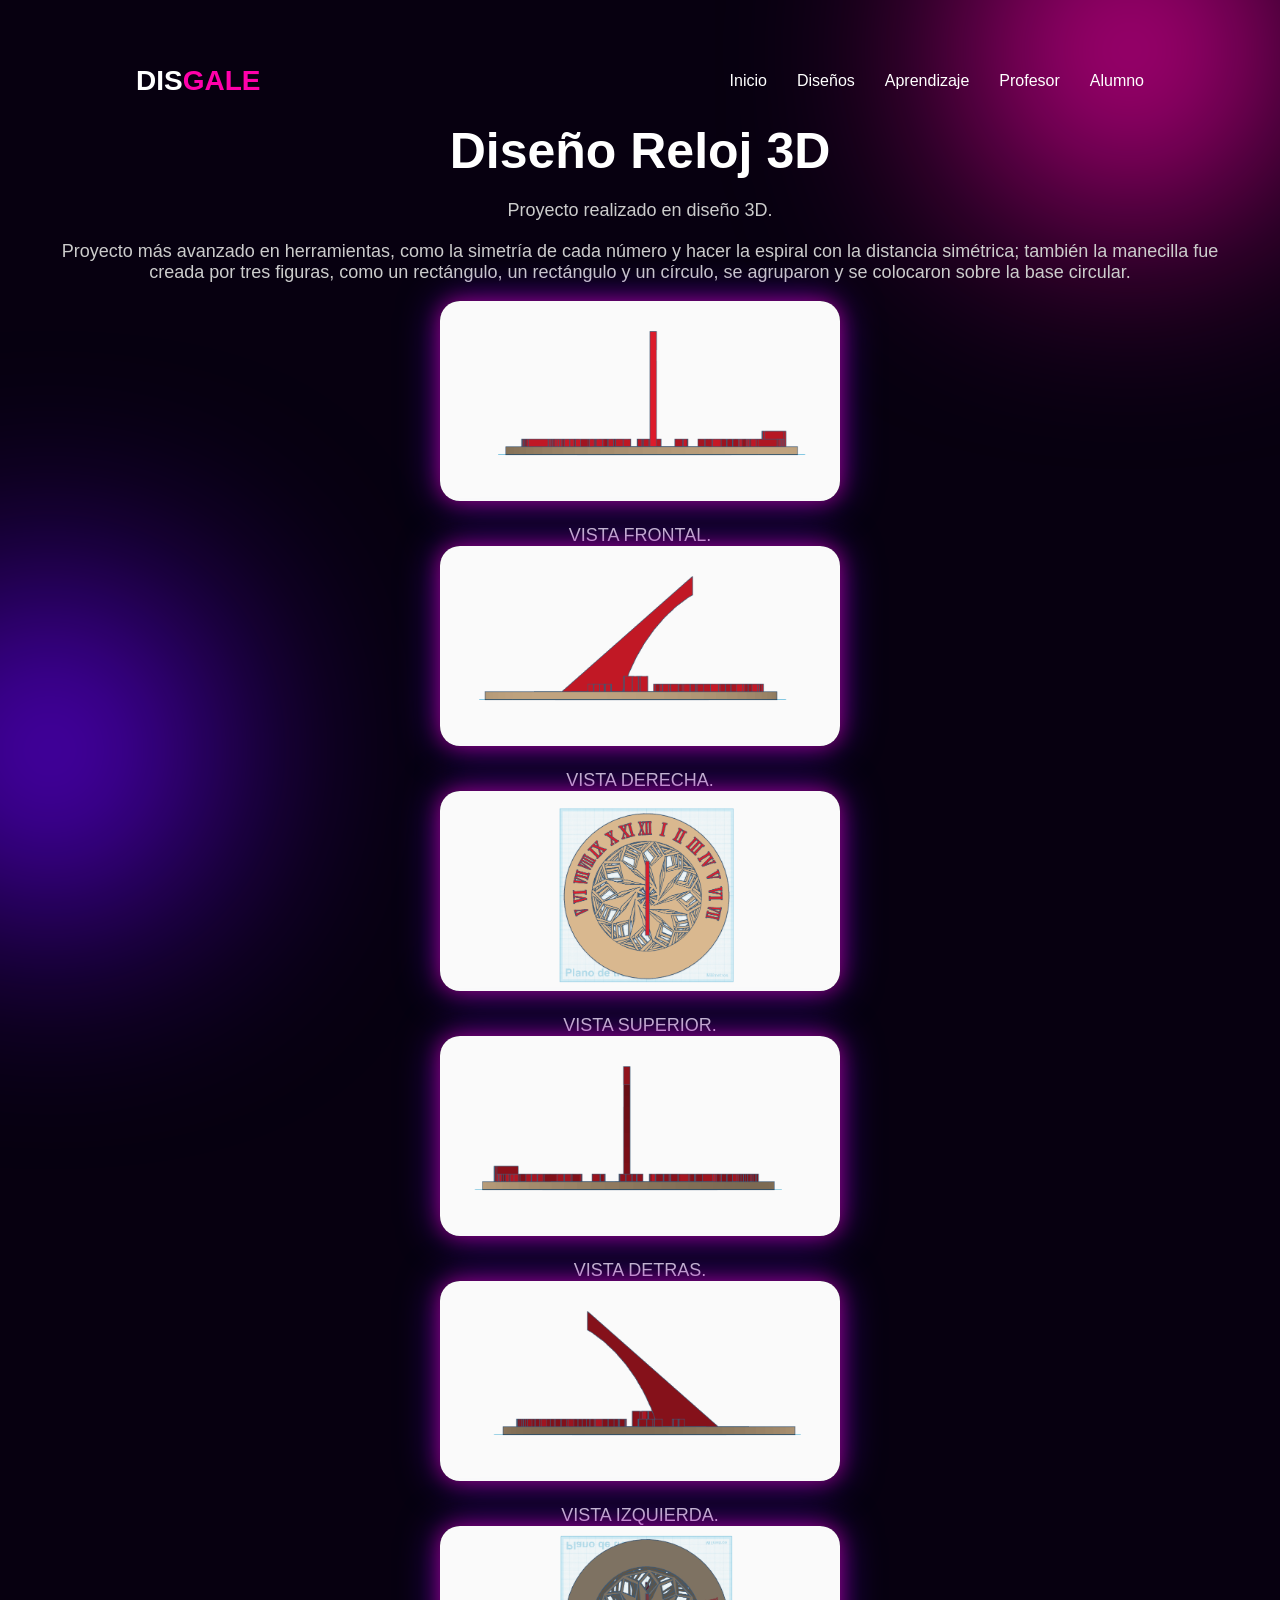
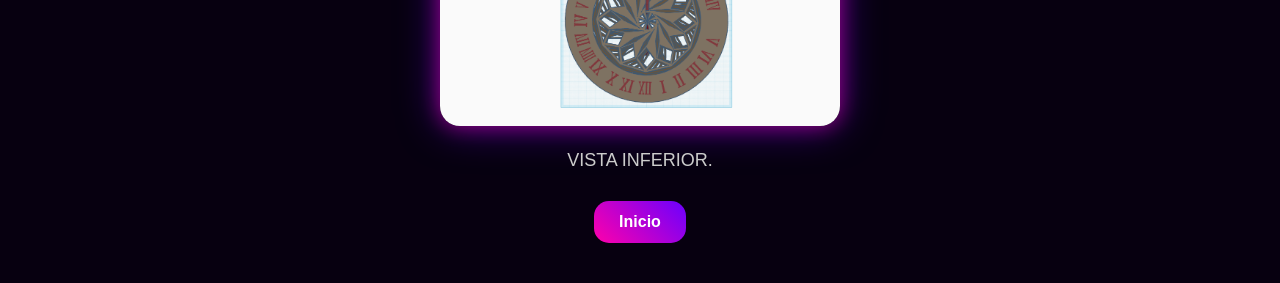
<file: propia/reloj.html>
<!DOCTYPE html>
<html>

<head>
    <meta charset="UTF-8">
    <title>MI DISGALE</title>

    <link rel="stylesheet" href="style.css">
</head>

<body class="pagina-detalle">
     <div class="efectos efecto1"></div>
        <div class="efectos efecto2"></div>
        <header>
            <div class="titulo">
                DIS<span>GALE</span>
            </div>
            <nav>
                <a href="index.html">Inicio</a>
                <a href="index.html#diseños">Diseños</a>
                <a href="aprendizaje.html">Aprendizaje</a>
                <a href="profesor.html">Profesor</a>
                <a href="alumno.html">Alumno</a>
            </nav>
        </header>

    <h1>Diseño Reloj 3D</h1>
    <p class="texto-detalle">
        Proyecto realizado en diseño 3D.
    </p>
    <p class="texto-detalle">
       Proyecto más avanzado en herramientas, como la simetría de 
       cada número y hacer la espiral con la distancia simétrica; 
       también la manecilla fue creada por tres figuras, como un 
       rectángulo, un rectángulo y un círculo, se agruparon y se 
       colocaron sobre la base circular.
        
    </p>
    <br>

    <img src="reloj-FRON.png"
         alt="RelojFRONTAL"
         class="imagen-detalle">

    <p class="texto-detalle">
        VISTA FRONTAL.
    </p>
    <img src="reloj-DER.png"
         alt="RELOJDERECHA"
         class="imagen-detalle">

    <p class="texto-detalle">
        VISTA DERECHA.
    </p>
    <img src="reloj-SUP.png"
         alt="RELOJSUPERIOR"
         class="imagen-detalle">

    <p class="texto-detalle">
        VISTA SUPERIOR.
    </p>
    <img src="reloj-DET.png"
         alt="RELOJDETRAS"
         class="imagen-detalle">

    <p class="texto-detalle">
        VISTA DETRAS.
    </p>
    <img src="reloj-IZQ.png"
         alt="RELOJIZQUIERDA"
         class="imagen-detalle">

    <p class="texto-detalle">
        VISTA IZQUIERDA.
    </p>
    <img src="reloj-INF.png"
         alt="reloj-INF"
         class="imagen-detalle">

    <p class="texto-detalle">
        VISTA INFERIOR.
    </p>


    <a href="index.html" class="boton-inicio">
        Inicio
    </a>

</body>

</html>
</file>
<file: propia/style.css>
*{
    margin:0;
    padding:0;
    box-sizing:border-box;
}
html{
    scroll-behavior:smooth;
}

body{
    font-family:'Poppins',sans-serif;
    background:#070010;
    color:white;
    overflow-x:hidden;
}

.efectos{
    position:absolute;
    border-radius:50%;
    filter:blur(120px);
    z-index:-1;
}

.efecto1{
    width:300px;
    height:300px;
    background:#ff00aa;
    top:-100px;
    right:0;
}

.efecto2{
    width:300px;
    height:300px;
    background:#6a00ff;
    bottom:0;
    left:-100px;
}
header{
    width:100%;
    padding:25px 8%;
    display:flex;
    justify-content:space-between;
    align-items:center;
}

.titulo{
    font-size:28px;
    font-weight:700;
}

.titulo span{
    color:#ff00aa;
}
nav{
    display:flex;
    gap:30px;
}

nav a{
    color:white;
    text-decoration:none;
    transition:.3s;
}

nav a:hover{
    color:#ff00aa;
}
.portada{
    width:100%;
    min-height:85vh;

    display:flex;
    justify-content:space-between;
    align-items:center;

    padding:0 8%;
}

.portada-contenido{
    width:50%;
}

.cuad{
    color:#ff00aa;
    letter-spacing:4px;
    margin-bottom:20px;
}
.portada-contenido h1{
    font-size: 85px;
    line-height: 1;
    margin-bottom: 25px;

}
.descrip{
    width: 80%;
    color: rgb(148, 148, 148);
    margin: 25px;
}
.explorar-button{
    padding:14px 30px;
    border:none;
    border-radius:30px;
    background:linear-gradient(45deg,#ff00aa,#6a00ff);
    color:white;
    cursor:pointer;
    font-weight:600;
}
.imagen-portada{
    width:30%;
    display:flex;
    justify-content:center;
}

.imagen-portada img{
    width:100%;
    border-radius:35px;
    box-shadow:
    0 0 20px #ff00aa88,
    0 0 50px #6a00ff88;
}
.diseños{
    padding:70px 8%;
}

.titulo-diseños{
    margin-bottom:40px;
}

.titulo-diseños h2{
    font-size:40px;
}
.proyectos{
    display:grid;
    grid-template-columns:repeat(auto-fit,minmax(240px,1fr));
    gap:25px;
}

.proyecto{
    background:rgba(255,255,255,0.05);
    border:1px solid rgba(255,255,255,0.08);
    backdrop-filter:blur(10px);
    border-radius:25px;
    padding:20px;
    transition:.4s;
}
.proyecto:hover{
    transform:translateY(-10px);

    box-shadow:
    0 0 20px #ff00aa44,
    0 0 40px #6a00ff44;
}
.proyecto img{
    width:100%;
    border-radius:20px;
    margin-bottom:20px;
}

.proyecto h3{
    margin-bottom:10px;
}

.proyecto p{
    color:#bbbbbb;
    margin-bottom:20px;
}

.btn-explorar{
    display:block;
    width:100%;
    padding:12px;
    border-radius:15px;
    background:linear-gradient(45deg,#ff00aa,#6a00ff);
    color:white;
    text-decoration:none;
    text-align:center;
    font-weight:600;
    transition:.3s;
}

.btn-explorar:hover{
    transform:scale(1.05);
    box-shadow:
    0 0 20px #ff00aa88,
    0 0 40px #6a00ff88;
}
.pagina-detalle{
    background:#070010;
    color:white;
    font-family:Poppins,sans-serif;
    text-align:center;
    padding:40px;
    min-height:100vh;
}

.pagina-detalle h1{
    margin-bottom:20px;
    font-size:50px;
}

.imagen-detalle{
    width:400px;
    max-width:90%;
    border-radius:20px;

    box-shadow:
    0 0 20px #ff00aa88,
    0 0 40px #6a00ff88;
}

.texto-detalle{
    margin-top:20px;
    color:#cccccc;
    font-size:18px;
}

.boton-inicio{
    display:inline-block;
    margin-top:30px;
    padding:12px 25px;
    border-radius:15px;
    background:linear-gradient(45deg,#ff00aa,#6a00ff);
    color:white;
    text-decoration:none;
    font-weight:600;
}

@media(max-width:1000px){

    .portada{
        flex-direction:column;
        text-align:center;
        padding-top:50px;
    }

    .portada-contenido{
        width:100%;
    }

    .descrip{
        width:100%;
    }

    .button-portada{
        justify-content:center;
    }

    .imagen-portada{
        width:80%;
        margin-top:50px;
    }

    .portada-contenido h1{
        font-size:60px;
    }

    header{
        flex-direction:column;
        gap:20px;
    }

    nav{
        flex-wrap:wrap;
        justify-content:center;
    }

}
</file>
